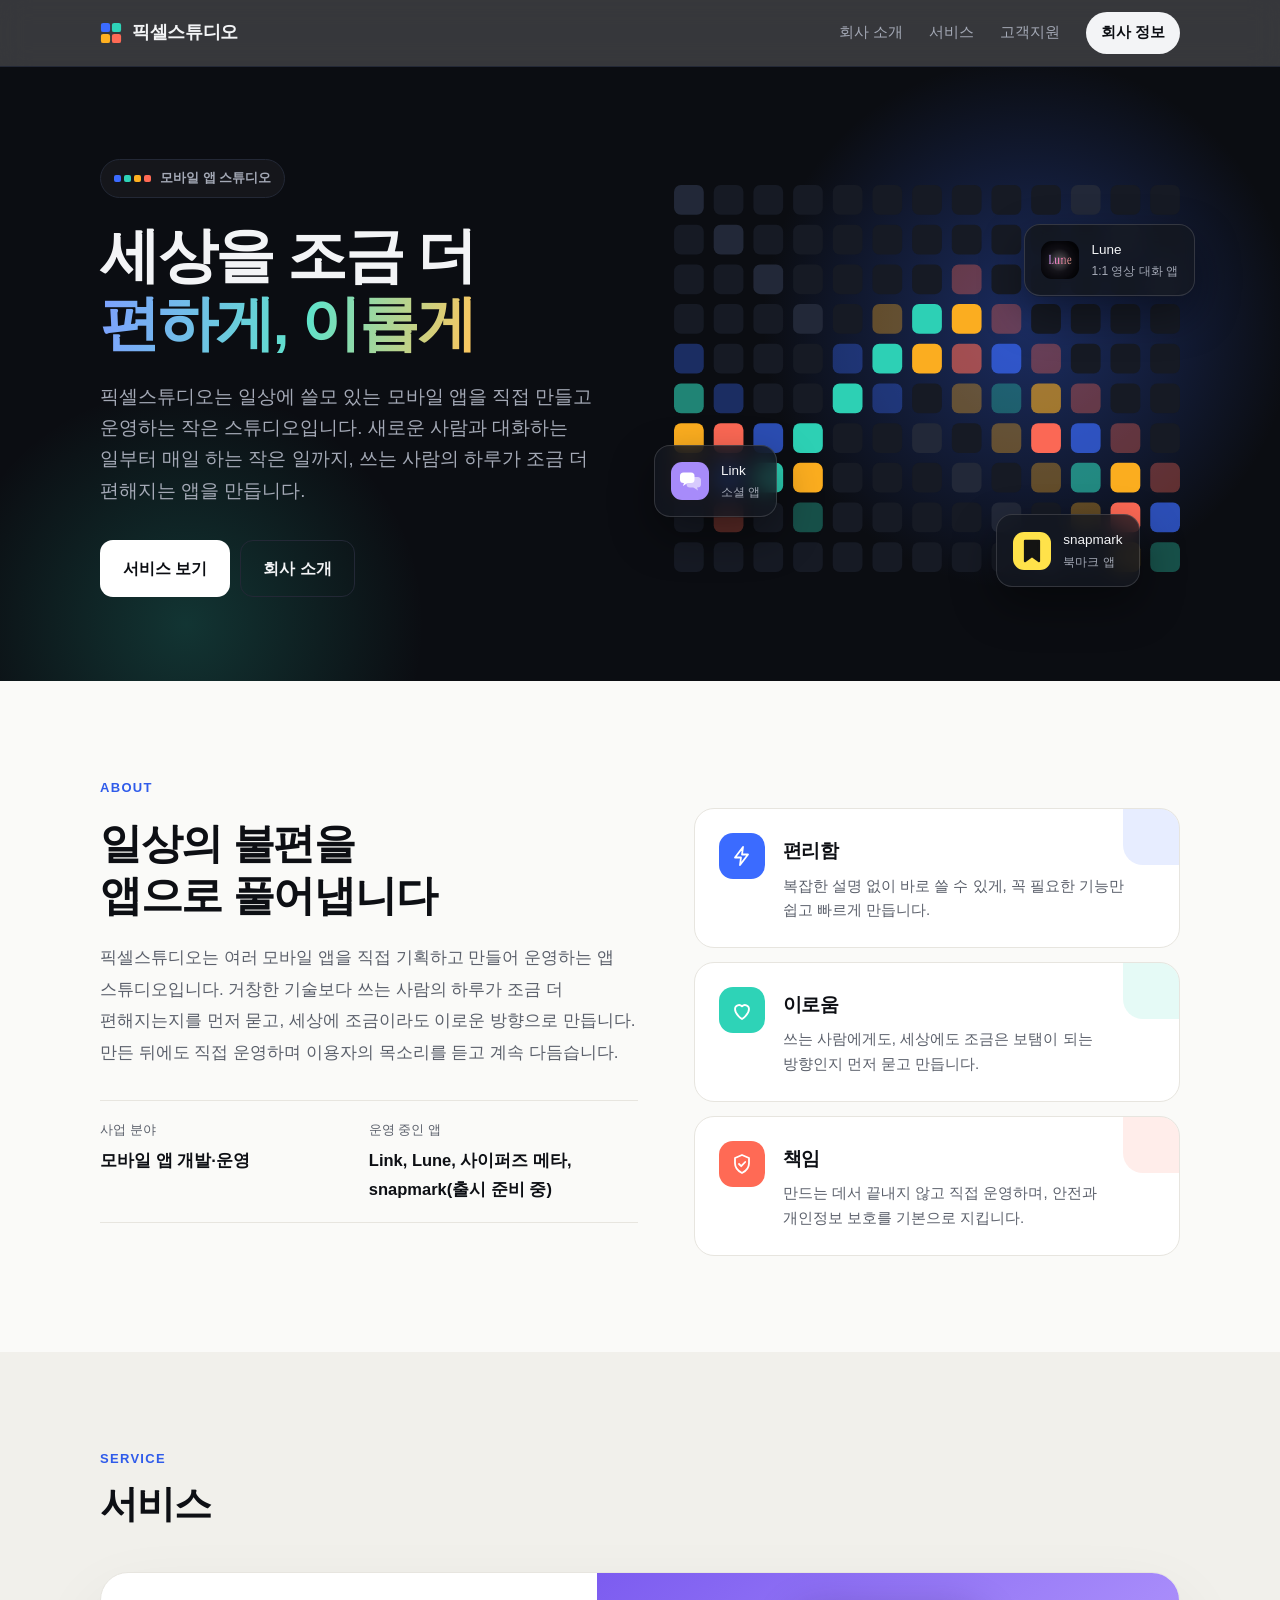
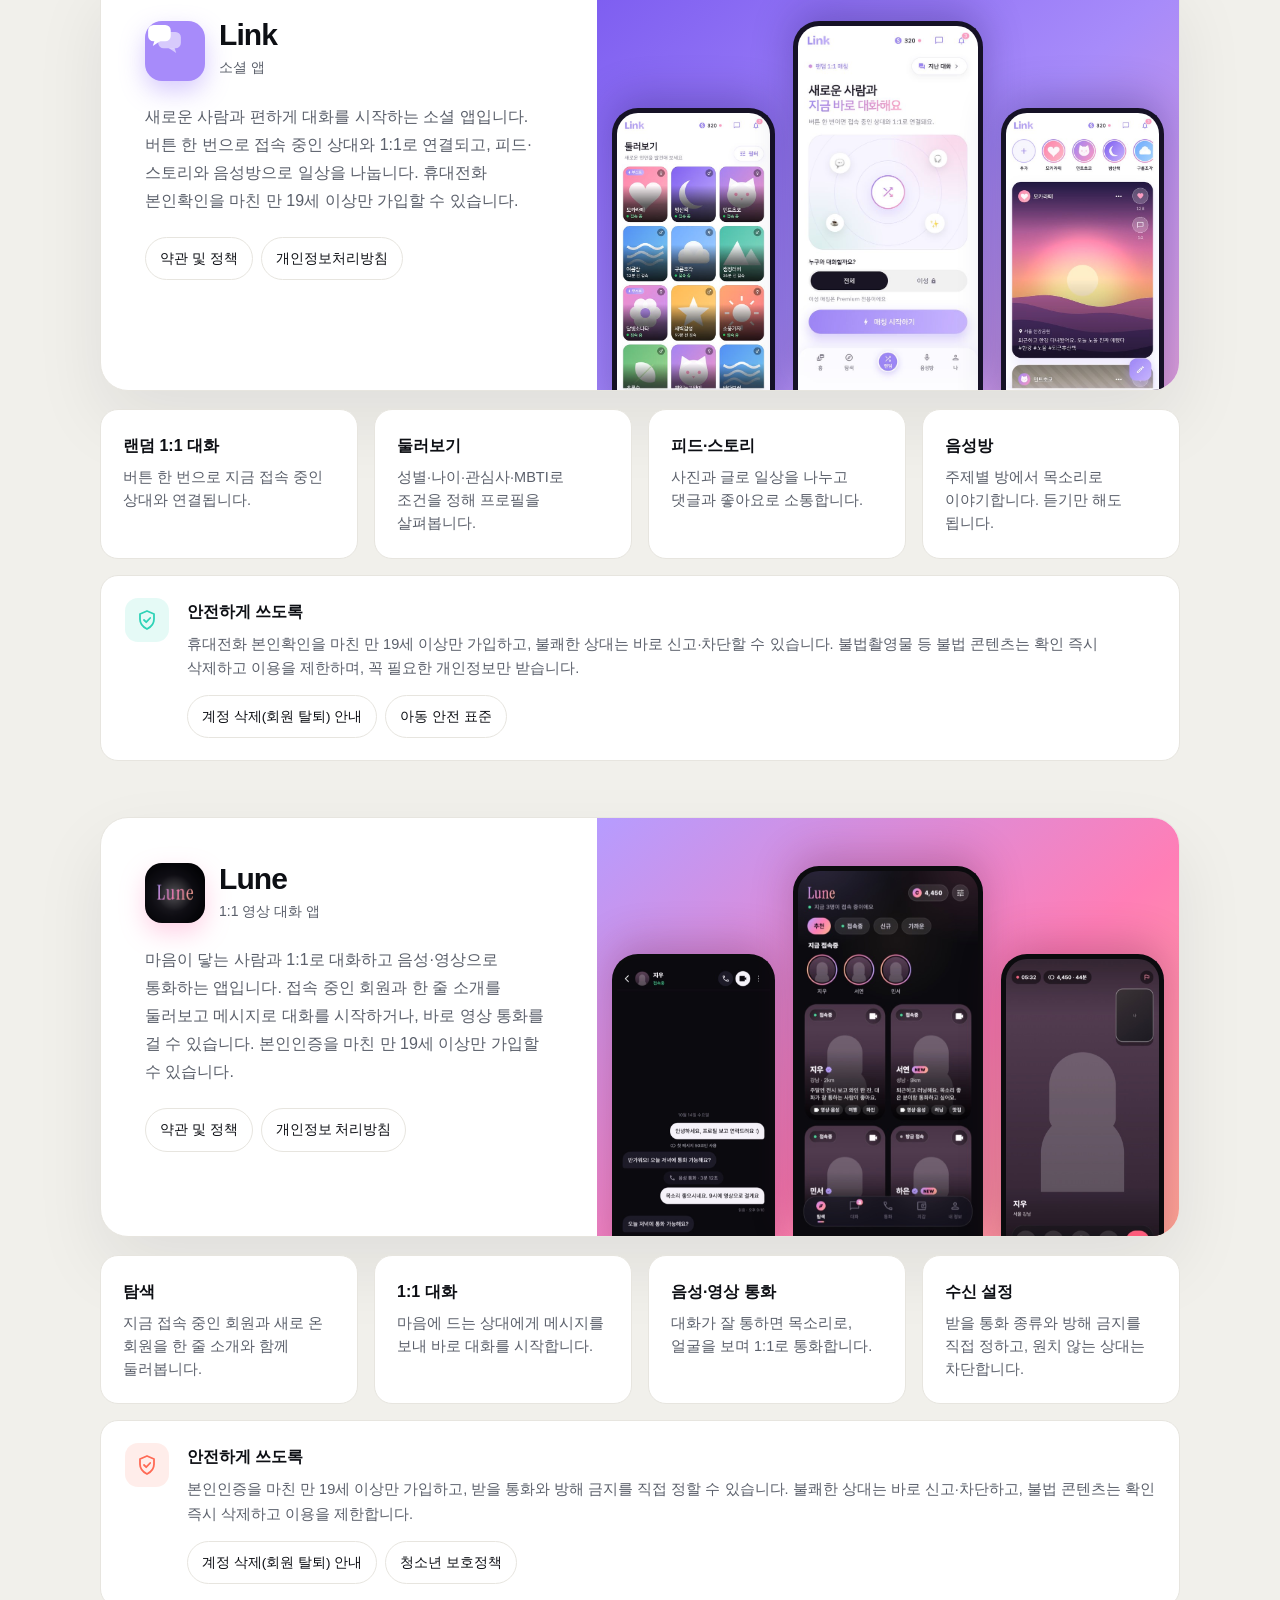
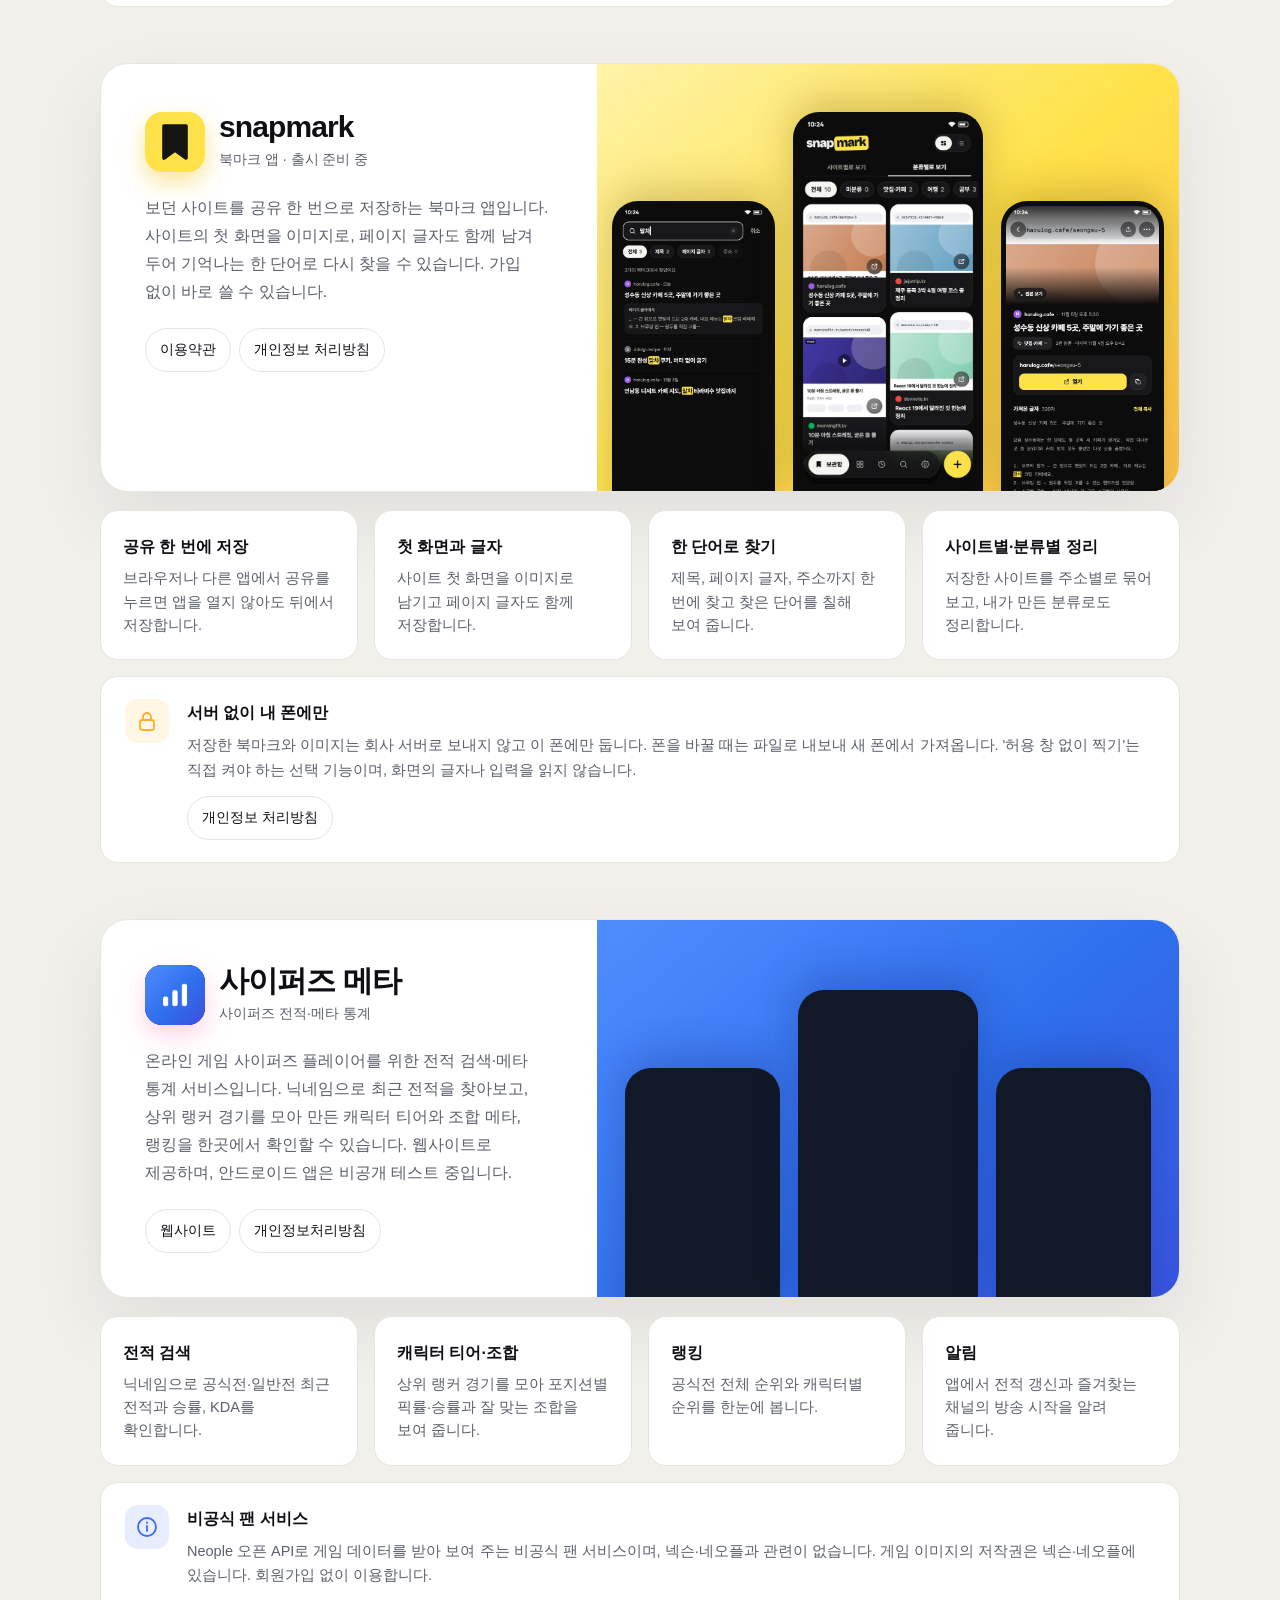
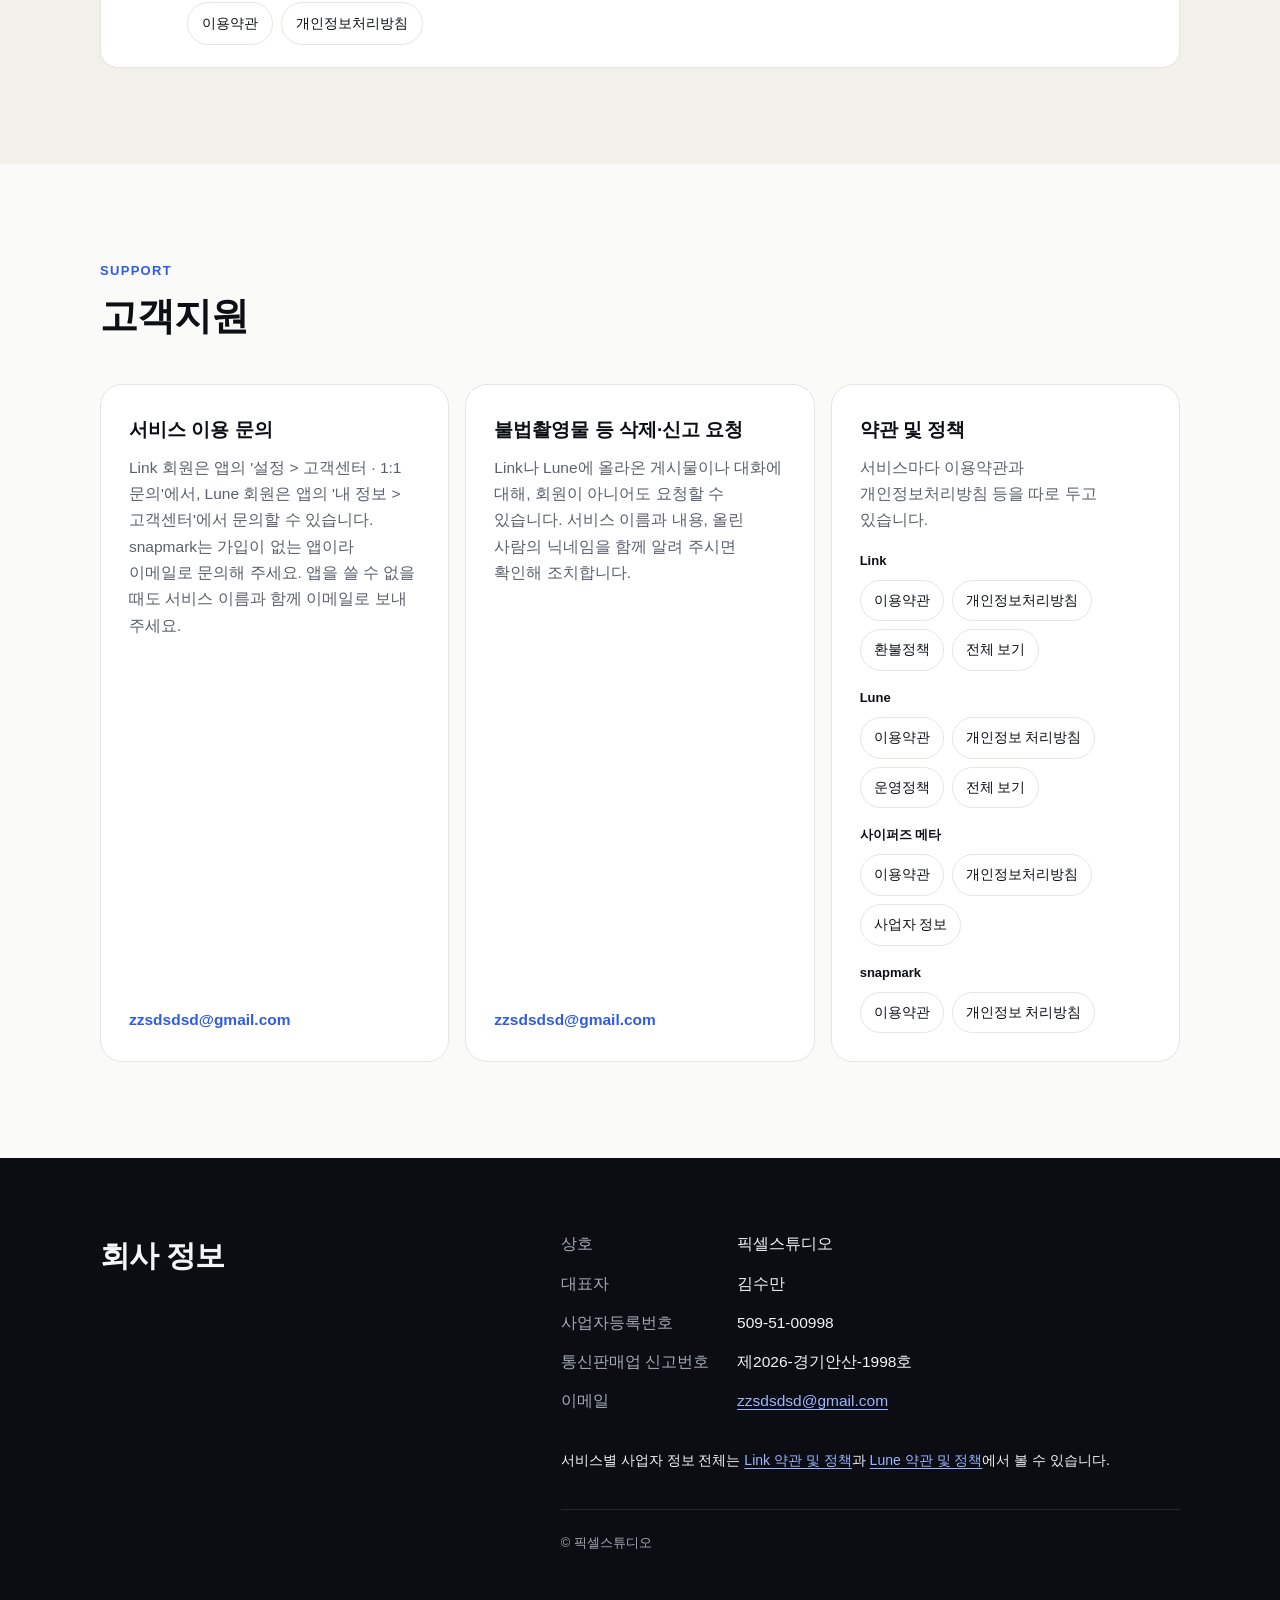
<file: index.html>
<!doctype html>
<html lang="ko">
  <head>
    <meta charset="utf-8" />
    <meta name="viewport" content="width=device-width, initial-scale=1" />
    <meta name="color-scheme" content="light dark" />
    <meta name="format-detection" content="telephone=no" />
    <meta
      http-equiv="Content-Security-Policy"
      content="default-src 'none'; style-src 'self'; img-src 'self'; base-uri 'none'; form-action 'none'"
    />
    <meta property="og:type" content="website" />
    <meta property="og:title" content="픽셀스튜디오 — 세상을 조금 더 편하게, 이롭게" />
    <meta property="og:description" content="픽셀스튜디오는 일상에 쓸모 있는 모바일 앱을 직접 만들고 운영하는 앱 스튜디오입니다." />
    <meta name="description" content="픽셀스튜디오는 일상에 쓸모 있는 모바일 앱을 직접 만들고 운영하는 앱 스튜디오입니다." />
    <title>픽셀스튜디오 — 세상을 조금 더 편하게, 이롭게</title>
    <link rel="icon" href="assets/favicon.svg" type="image/svg+xml" />
    <link rel="stylesheet" href="assets/styles.css" />
  </head>
  <body>
    <header class="top">
      <div class="wrap">
        <a class="company" href="./"
          ><svg class="cmark" viewBox="0 0 24 24" aria-hidden="true" xmlns="http://www.w3.org/2000/svg">
            <rect x="1" y="1" width="10" height="10" rx="2.4" fill="#3B6BFF" />
            <rect x="13" y="1" width="10" height="10" rx="2.4" fill="#2ED3B7" />
            <rect x="1" y="13" width="10" height="10" rx="2.4" fill="#FFB020" />
            <rect x="13" y="13" width="10" height="10" rx="2.4" fill="#FF6A55" /></svg
          ><span>픽셀스튜디오</span></a
        >
        <nav aria-label="바로가기">
          <a class="hide-s" href="#about">회사 소개</a>
          <a href="#service">서비스</a>
          <a class="hide-s" href="#support">고객지원</a>
          <a class="pill" href="#company">회사 정보</a>
        </nav>
      </div>
    </header>

    <div class="hero">
      <div class="wrap">
        <div>
          <p class="eyebrow">
            <i><b class="c-blue"></b><b class="c-mint"></b><b class="c-amber"></b><b class="c-coral"></b></i>모바일
            앱 스튜디오
          </p>
          <h1>세상을 조금 더<br /><em>편하게, 이롭게</em></h1>
          <p class="lede">
            픽셀스튜디오는 일상에 쓸모 있는 모바일 앱을 직접 만들고 운영하는 작은 스튜디오입니다. 새로운 사람과
            대화하는 일부터 매일 하는 작은 일까지, 쓰는 사람의 하루가 조금 더 편해지는 앱을 만듭니다.
          </p>
          <div class="cta">
            <a class="btn" href="#service">서비스 보기</a><a class="btn ghost" href="#about">회사 소개</a>
          </div>
        </div>
        <div class="art">
          <img class="field" src="assets/pixel-field.svg" width="510" height="390" alt="" />
          <div class="float a">
            <span class="mini"
              ><svg class="lmark" viewBox="0 0 100 92" role="img" aria-label="Link" xmlns="http://www.w3.org/2000/svg">
                <g fill="rgba(255,255,255,.55)">
                  <rect x="34" y="28" width="58" height="42" rx="14" />
                  <path d="M76 69 L80 81.76 L60.6 69 Z" />
                </g>
                <g fill="#fff">
                  <rect x="8" y="10" width="58" height="42" rx="14" />
                  <path d="M24 51 L20 63.76 L39.4 51 Z" />
                </g></svg
            ></span>
            <div>Link<small>소셜 앱</small></div>
          </div>
          <div class="float b">
            <img class="mini-img" src="assets/lune-icon.png" width="38" height="38" alt="Lune" />
            <div>Lune<small>1:1 영상 대화 앱</small></div>
          </div>
          <div class="float c">
            <span class="mini snap"
              ><svg class="smark" viewBox="18 18 72 72" role="img" aria-label="snapmark" xmlns="http://www.w3.org/2000/svg">
                <path
                  d="M40.8 34.8h26.4v38.4l-13.2-9.6-13.2 9.6z"
                  fill="#141413"
                  stroke="#141413"
                  stroke-width="4.32"
                  stroke-linejoin="round"
                /></svg
            ></span>
            <div>snapmark<small>북마크 앱</small></div>
          </div>
        </div>
      </div>
    </div>

    <main>
      <section class="block" id="about">
        <div class="wrap">
          <p class="kicker">ABOUT</p>
          <div class="about">
            <div>
              <h2 class="title">일상의 불편을<br />앱으로 풀어냅니다</h2>
              <p class="body">
                픽셀스튜디오는 여러 모바일 앱을 직접 기획하고 만들어 운영하는 앱 스튜디오입니다. 거창한 기술보다
                쓰는 사람의 하루가 조금 더 편해지는지를 먼저 묻고, 세상에 조금이라도 이로운 방향으로 만듭니다. 만든
                뒤에도 직접 운영하며 이용자의 목소리를 듣고 계속 다듬습니다.
              </p>
              <dl class="facts">
                <div>
                  <dt>사업 분야</dt>
                  <dd>모바일 앱 개발·운영</dd>
                </div>
                <div>
                  <dt>운영 중인 앱</dt>
                  <dd>Link, Lune, 사이퍼즈 메타, snapmark(출시 준비 중)</dd>
                </div>
              </dl>
            </div>
            <div class="values">
              <div class="value c-blue">
                <svg
                  class="ico"
                  viewBox="0 0 24 24"
                  fill="none"
                  stroke="currentColor"
                  stroke-width="1.8"
                  stroke-linecap="round"
                  stroke-linejoin="round"
                  aria-hidden="true"
                  xmlns="http://www.w3.org/2000/svg"
                >
                  <path d="M13 3 5 13.5h6L10 21l8-10.5h-6L13 3z" />
                </svg>
                <div>
                  <h3>편리함</h3>
                  <p>복잡한 설명 없이 바로 쓸 수 있게, 꼭 필요한 기능만 쉽고 빠르게 만듭니다.</p>
                </div>
              </div>
              <div class="value c-mint">
                <svg
                  class="ico"
                  viewBox="0 0 24 24"
                  fill="none"
                  stroke="currentColor"
                  stroke-width="1.8"
                  stroke-linecap="round"
                  stroke-linejoin="round"
                  aria-hidden="true"
                  xmlns="http://www.w3.org/2000/svg"
                >
                  <path d="M12 21s-7-4.4-7-10a4 4 0 0 1 7-2.6A4 4 0 0 1 19 11c0 5.6-7 10-7 10z" />
                </svg>
                <div>
                  <h3>이로움</h3>
                  <p>쓰는 사람에게도, 세상에도 조금은 보탬이 되는 방향인지 먼저 묻고 만듭니다.</p>
                </div>
              </div>
              <div class="value c-coral">
                <svg
                  class="ico"
                  viewBox="0 0 24 24"
                  fill="none"
                  stroke="currentColor"
                  stroke-width="1.8"
                  stroke-linecap="round"
                  stroke-linejoin="round"
                  aria-hidden="true"
                  xmlns="http://www.w3.org/2000/svg"
                >
                  <path d="M12 3 5 6v5.2c0 4.3 2.9 7.7 7 9.8 4.1-2.1 7-5.5 7-9.8V6l-7-3z" />
                  <path d="m9 12 2.2 2.2L15.2 10" />
                </svg>
                <div>
                  <h3>책임</h3>
                  <p>만드는 데서 끝내지 않고 직접 운영하며, 안전과 개인정보 보호를 기본으로 지킵니다.</p>
                </div>
              </div>
            </div>
          </div>
        </div>
      </section>

      <section class="block band" id="service">
        <div class="wrap">
          <p class="kicker">SERVICE</p>
          <h2 class="title">서비스</h2>
          <div class="product">
            <div class="product-info">
              <div class="product-name">
                <span class="product-icon"
                  ><svg
                    class="lmark"
                    viewBox="0 0 100 92"
                    role="img"
                    aria-label="Link"
                    xmlns="http://www.w3.org/2000/svg"
                  >
                    <g fill="rgba(255,255,255,.55)">
                      <rect x="34" y="28" width="58" height="42" rx="14" />
                      <path d="M76 69 L80 81.76 L60.6 69 Z" />
                    </g>
                    <g fill="#fff">
                      <rect x="8" y="10" width="58" height="42" rx="14" />
                      <path d="M24 51 L20 63.76 L39.4 51 Z" />
                    </g></svg
                ></span>
                <div>
                  <h3>Link</h3>
                  <span>소셜 앱</span>
                </div>
              </div>
              <p>
                새로운 사람과 편하게 대화를 시작하는 소셜 앱입니다. 버튼 한 번으로 접속 중인 상대와 1:1로 연결되고,
                피드·스토리와 음성방으로 일상을 나눕니다. 휴대전화 본인확인을 마친 만 19세 이상만 가입할 수 있습니다.
              </p>
              <div class="links">
                <a href="https://api.link.pixelstudiohq.com/api/policies">약관 및 정책</a
                ><a href="https://api.link.pixelstudiohq.com/api/policies/privacy">개인정보처리방침</a>
              </div>
            </div>
            <div class="product-shots">
              <img
                class="shot side"
                src="assets/shot-discover.jpg"
                width="480"
                height="975"
                loading="lazy"
                alt="Link 앱의 둘러보기 화면"
              />
              <img
                class="shot mid"
                src="assets/shot-random.jpg"
                width="480"
                height="975"
                loading="lazy"
                alt="Link 앱의 랜덤 1:1 매칭 화면"
              />
              <img
                class="shot side"
                src="assets/shot-feed.jpg"
                width="480"
                height="975"
                loading="lazy"
                alt="Link 앱의 피드 화면"
              />
            </div>
          </div>
          <div class="feats">
            <div class="feat"><b>랜덤 1:1 대화</b><span>버튼 한 번으로 지금 접속 중인 상대와 연결됩니다.</span></div>
            <div class="feat"><b>둘러보기</b><span>성별·나이·관심사·MBTI로 조건을 정해 프로필을 살펴봅니다.</span></div>
            <div class="feat"><b>피드·스토리</b><span>사진과 글로 일상을 나누고 댓글과 좋아요로 소통합니다.</span></div>
            <div class="feat"><b>음성방</b><span>주제별 방에서 목소리로 이야기합니다. 듣기만 해도 됩니다.</span></div>
          </div>
          <!-- 사람이 만나는 앱이라 안전 기준을 서비스 바로 아래에 짧게 둔다 -->
          <aside class="safe-note c-mint">
            <svg
              class="ico"
              viewBox="0 0 24 24"
              fill="none"
              stroke="currentColor"
              stroke-width="1.8"
              stroke-linecap="round"
              stroke-linejoin="round"
              aria-hidden="true"
              xmlns="http://www.w3.org/2000/svg"
            >
              <path d="M12 3 5 6v5.2c0 4.3 2.9 7.7 7 9.8 4.1-2.1 7-5.5 7-9.8V6l-7-3z" />
              <path d="m9 12 2.2 2.2L15.2 10" />
            </svg>
            <div>
              <b>안전하게 쓰도록</b>
              <p>
                휴대전화 본인확인을 마친 만 19세 이상만 가입하고, 불쾌한 상대는 바로 신고·차단할 수 있습니다. 불법촬영물
                등 불법 콘텐츠는 확인 즉시 삭제하고 이용을 제한하며, 꼭 필요한 개인정보만 받습니다.
              </p>
              <div class="links">
                <a href="https://api.link.pixelstudiohq.com/api/policies/account-deletion">계정 삭제(회원 탈퇴) 안내</a
                ><a href="https://api.link.pixelstudiohq.com/api/policies/child-safety">아동 안전 표준</a>
              </div>
            </div>
          </aside>

          <div class="product lune">
            <div class="product-info">
              <div class="product-name">
                <img class="product-icon icon-img" src="assets/lune-icon.png" width="60" height="60" alt="Lune" />
                <div>
                  <h3>Lune</h3>
                  <span>1:1 영상 대화 앱</span>
                </div>
              </div>
              <p>
                마음이 닿는 사람과 1:1로 대화하고 음성·영상으로 통화하는 앱입니다. 접속 중인 회원과 한 줄 소개를
                둘러보고 메시지로 대화를 시작하거나, 바로 영상 통화를 걸 수 있습니다. 본인인증을 마친 만 19세 이상만
                가입할 수 있습니다.
              </p>
              <div class="links">
                <a href="https://api.lune.pixelstudiohq.com/legal">약관 및 정책</a
                ><a href="https://api.lune.pixelstudiohq.com/legal/privacy">개인정보 처리방침</a>
              </div>
            </div>
            <div class="product-shots">
              <img
                class="shot side"
                src="assets/lune-shot-chat.jpg"
                width="480"
                height="975"
                loading="lazy"
                alt="Lune 앱의 1:1 대화 화면"
              />
              <img
                class="shot mid"
                src="assets/lune-shot-explore.jpg"
                width="480"
                height="975"
                loading="lazy"
                alt="Lune 앱의 탐색 화면"
              />
              <img
                class="shot side"
                src="assets/lune-shot-call.jpg"
                width="480"
                height="975"
                loading="lazy"
                alt="Lune 앱의 영상 통화 화면"
              />
            </div>
          </div>
          <div class="feats">
            <div class="feat"><b>탐색</b><span>지금 접속 중인 회원과 새로 온 회원을 한 줄 소개와 함께 둘러봅니다.</span></div>
            <div class="feat"><b>1:1 대화</b><span>마음에 드는 상대에게 메시지를 보내 바로 대화를 시작합니다.</span></div>
            <div class="feat"><b>음성·영상 통화</b><span>대화가 잘 통하면 목소리로, 얼굴을 보며 1:1로 통화합니다.</span></div>
            <div class="feat"><b>수신 설정</b><span>받을 통화 종류와 방해 금지를 직접 정하고, 원치 않는 상대는 차단합니다.</span></div>
          </div>
          <aside class="safe-note c-coral">
            <svg
              class="ico"
              viewBox="0 0 24 24"
              fill="none"
              stroke="currentColor"
              stroke-width="1.8"
              stroke-linecap="round"
              stroke-linejoin="round"
              aria-hidden="true"
              xmlns="http://www.w3.org/2000/svg"
            >
              <path d="M12 3 5 6v5.2c0 4.3 2.9 7.7 7 9.8 4.1-2.1 7-5.5 7-9.8V6l-7-3z" />
              <path d="m9 12 2.2 2.2L15.2 10" />
            </svg>
            <div>
              <b>안전하게 쓰도록</b>
              <p>
                본인인증을 마친 만 19세 이상만 가입하고, 받을 통화와 방해 금지를 직접 정할 수 있습니다. 불쾌한 상대는
                바로 신고·차단하고, 불법 콘텐츠는 확인 즉시 삭제하고 이용을 제한합니다.
              </p>
              <div class="links">
                <a href="https://api.lune.pixelstudiohq.com/legal/account-deletion">계정 삭제(회원 탈퇴) 안내</a
                ><a href="https://api.lune.pixelstudiohq.com/legal/youth-protection">청소년 보호정책</a>
              </div>
            </div>
          </aside>

          <!-- snapmark: 서버가 없는 앱이라 정책은 이 사이트의 snapmark/ 폴더에 있다.
               Google Play 정식(프로덕션) 출시 전까지 이름 옆과 회사 소개에 '출시 준비 중'을 붙인다 -->
          <div class="product snapmark">
            <div class="product-info">
              <div class="product-name">
                <span class="product-icon snap"
                  ><svg
                    class="smark"
                    viewBox="18 18 72 72"
                    role="img"
                    aria-label="snapmark"
                    xmlns="http://www.w3.org/2000/svg"
                  >
                    <path
                      d="M40.8 34.8h26.4v38.4l-13.2-9.6-13.2 9.6z"
                      fill="#141413"
                      stroke="#141413"
                      stroke-width="4.32"
                      stroke-linejoin="round"
                    /></svg
                ></span>
                <div>
                  <h3>snapmark</h3>
                  <span>북마크 앱 · 출시 준비 중</span>
                </div>
              </div>
              <p>
                보던 사이트를 공유 한 번으로 저장하는 북마크 앱입니다. 사이트의 첫 화면을 이미지로, 페이지 글자도 함께
                남겨 두어 기억나는 한 단어로 다시 찾을 수 있습니다. 가입 없이 바로 쓸 수 있습니다.
              </p>
              <div class="links">
                <a href="snapmark/terms.html">이용약관</a><a href="snapmark/privacy.html">개인정보 처리방침</a>
              </div>
            </div>
            <div class="product-shots">
              <img
                class="shot side"
                src="assets/snapmark-shot-search.jpg"
                width="480"
                height="1001"
                loading="lazy"
                alt="snapmark 앱의 검색 화면"
              />
              <img
                class="shot mid"
                src="assets/snapmark-shot-library.jpg"
                width="480"
                height="1001"
                loading="lazy"
                alt="snapmark 앱의 보관함 화면"
              />
              <img
                class="shot side"
                src="assets/snapmark-shot-detail.jpg"
                width="480"
                height="1001"
                loading="lazy"
                alt="snapmark 앱의 북마크 상세 화면"
              />
            </div>
          </div>
          <div class="feats">
            <div class="feat"><b>공유 한 번에 저장</b><span>브라우저나 다른 앱에서 공유를 누르면 앱을 열지 않아도 뒤에서 저장합니다.</span></div>
            <div class="feat"><b>첫 화면과 글자</b><span>사이트 첫 화면을 이미지로 남기고 페이지 글자도 함께 저장합니다.</span></div>
            <div class="feat"><b>한 단어로 찾기</b><span>제목, 페이지 글자, 주소까지 한 번에 찾고 찾은 단어를 칠해 보여 줍니다.</span></div>
            <div class="feat"><b>사이트별·분류별 정리</b><span>저장한 사이트를 주소별로 묶어 보고, 내가 만든 분류로도 정리합니다.</span></div>
          </div>
          <!-- 사람이 만나는 앱이 아니라서, 안전 안내 대신 개인정보를 어디에 두는지 알린다 -->
          <aside class="safe-note c-amber">
            <svg
              class="ico"
              viewBox="0 0 24 24"
              fill="none"
              stroke="currentColor"
              stroke-width="1.8"
              stroke-linecap="round"
              stroke-linejoin="round"
              aria-hidden="true"
              xmlns="http://www.w3.org/2000/svg"
            >
              <rect x="5" y="11" width="14" height="10" rx="2.4" />
              <path d="M8 11V8a4 4 0 0 1 8 0v3" />
            </svg>
            <div>
              <b>서버 없이 내 폰에만</b>
              <p>
                저장한 북마크와 이미지는 회사 서버로 보내지 않고 이 폰에만 둡니다. 폰을 바꿀 때는 파일로 내보내 새 폰에서
                가져옵니다. '허용 창 없이 찍기'는 직접 켜야 하는 선택 기능이며, 화면의 글자나 입력을 읽지 않습니다.
              </p>
              <div class="links">
                <a href="snapmark/privacy.html">개인정보 처리방침</a>
              </div>
            </div>
          </aside>

          <div class="product cyphers">
            <div class="product-info">
              <div class="product-name">
                <img class="product-icon icon-img" src="assets/cyphersmeta-icon.png" width="60" height="60" alt="사이퍼즈 메타" />
                <div>
                  <h3>사이퍼즈 메타</h3>
                  <span>사이퍼즈 전적·메타 통계</span>
                </div>
              </div>
              <p>
                온라인 게임 사이퍼즈 플레이어를 위한 전적 검색·메타 통계 서비스입니다. 닉네임으로 최근 전적을
                찾아보고, 상위 랭커 경기를 모아 만든 캐릭터 티어와 조합 메타, 랭킹을 한곳에서 확인할 수 있습니다.
                웹사이트로 제공하며, 안드로이드 앱은 비공개 테스트 중입니다.
              </p>
              <div class="links">
                <a href="https://www.cyphers-meta.co.kr">웹사이트</a
                ><a href="https://www.cyphers-meta.co.kr/privacy">개인정보처리방침</a>
              </div>
            </div>
            <div class="product-shots">
              <img
                class="shot side"
                src="assets/cyphersmeta-shot-home.jpg"
                width="480"
                height="853"
                loading="lazy"
                alt="사이퍼즈 메타 앱의 홈 화면"
              />
              <img
                class="shot mid"
                src="assets/cyphersmeta-shot-meta.jpg"
                width="480"
                height="853"
                loading="lazy"
                alt="사이퍼즈 메타 앱의 캐릭터 티어 화면"
              />
              <img
                class="shot side"
                src="assets/cyphersmeta-shot-characters.jpg"
                width="480"
                height="853"
                loading="lazy"
                alt="사이퍼즈 메타 앱의 캐릭터 목록 화면"
              />
            </div>
          </div>
          <div class="feats">
            <div class="feat"><b>전적 검색</b><span>닉네임으로 공식전·일반전 최근 전적과 승률, KDA를 확인합니다.</span></div>
            <div class="feat"><b>캐릭터 티어·조합</b><span>상위 랭커 경기를 모아 포지션별 픽률·승률과 잘 맞는 조합을 보여 줍니다.</span></div>
            <div class="feat"><b>랭킹</b><span>공식전 전체 순위와 캐릭터별 순위를 한눈에 봅니다.</span></div>
            <div class="feat"><b>알림</b><span>앱에서 전적 갱신과 즐겨찾는 채널의 방송 시작을 알려 줍니다.</span></div>
          </div>
          <aside class="safe-note c-blue">
            <svg
              class="ico"
              viewBox="0 0 24 24"
              fill="none"
              stroke="currentColor"
              stroke-width="1.8"
              stroke-linecap="round"
              stroke-linejoin="round"
              aria-hidden="true"
              xmlns="http://www.w3.org/2000/svg"
            >
              <circle cx="12" cy="12" r="9" />
              <path d="M12 11v5M12 7.5v.5" />
            </svg>
            <div>
              <b>비공식 팬 서비스</b>
              <p>
                Neople 오픈 API로 게임 데이터를 받아 보여 주는 비공식 팬 서비스이며, 넥슨·네오플과 관련이 없습니다.
                게임 이미지의 저작권은 넥슨·네오플에 있습니다. 회원가입 없이 이용합니다.
              </p>
              <div class="links">
                <a href="https://www.cyphers-meta.co.kr/terms">이용약관</a
                ><a href="https://www.cyphers-meta.co.kr/privacy">개인정보처리방침</a>
              </div>
            </div>
          </aside>
        </div>
      </section>

      <section class="block" id="support">
        <div class="wrap">
          <p class="kicker">SUPPORT</p>
          <h2 class="title">고객지원</h2>
          <div class="support">
            <div class="panel">
              <h3>서비스 이용 문의</h3>
              <p>
                Link 회원은 앱의 '설정 &gt; 고객센터 · 1:1 문의'에서, Lune 회원은 앱의 '내 정보 &gt; 고객센터'에서
                문의할 수 있습니다. snapmark는 가입이 없는 앱이라 이메일로 문의해 주세요. 앱을 쓸 수 없을 때도 서비스
                이름과 함께 이메일로 보내 주세요.
              </p>
              <p class="act">
                <a href="mailto:zzsdsdsd@gmail.com?subject=%EC%84%9C%EB%B9%84%EC%8A%A4%20%EB%AC%B8%EC%9D%98">zzsdsdsd@gmail.com</a>
              </p>
            </div>
            <div class="panel" id="report">
              <h3>불법촬영물 등 삭제·신고 요청</h3>
              <p>
                Link나 Lune에 올라온 게시물이나 대화에 대해, 회원이 아니어도 요청할 수 있습니다. 서비스 이름과 내용,
                올린 사람의 닉네임을 함께 알려 주시면 확인해 조치합니다.
              </p>
              <p class="act">
                <a
                  href="mailto:zzsdsdsd@gmail.com?subject=%EC%82%AD%EC%A0%9C%C2%B7%EC%8B%A0%EA%B3%A0%20%EC%9A%94%EC%B2%AD"
                  >zzsdsdsd@gmail.com</a
                >
              </p>
            </div>
            <div class="panel">
              <h3>약관 및 정책</h3>
              <p>서비스마다 이용약관과 개인정보처리방침 등을 따로 두고 있습니다.</p>
              <p class="doc-label">Link</p>
              <div class="doclist">
                <a href="https://api.link.pixelstudiohq.com/api/policies/terms">이용약관</a
                ><a href="https://api.link.pixelstudiohq.com/api/policies/privacy">개인정보처리방침</a
                ><a href="https://api.link.pixelstudiohq.com/api/policies/refund">환불정책</a
                ><a href="https://api.link.pixelstudiohq.com/api/policies">전체 보기</a>
              </div>
              <p class="doc-label">Lune</p>
              <div class="doclist">
                <a href="https://api.lune.pixelstudiohq.com/legal/terms">이용약관</a
                ><a href="https://api.lune.pixelstudiohq.com/legal/privacy">개인정보 처리방침</a
                ><a href="https://api.lune.pixelstudiohq.com/legal/community-guidelines">운영정책</a
                ><a href="https://api.lune.pixelstudiohq.com/legal">전체 보기</a>
              </div>
              <p class="doc-label">사이퍼즈 메타</p>
              <div class="doclist">
                <a href="https://www.cyphers-meta.co.kr/terms">이용약관</a
                ><a href="https://www.cyphers-meta.co.kr/privacy">개인정보처리방침</a
                ><a href="https://www.cyphers-meta.co.kr/business-info">사업자 정보</a>
              </div>
              <p class="doc-label">snapmark</p>
              <div class="doclist">
                <a href="snapmark/terms.html">이용약관</a
                ><a href="snapmark/privacy.html">개인정보 처리방침</a>
              </div>
            </div>
          </div>
        </div>
      </section>
    </main>
    <div id="company">
      <footer>
        <div class="wrap">
          <h2>회사 정보</h2>
          <dl class="biz">
            <dt>상호</dt>
            <dd>픽셀스튜디오</dd>
            <dt>대표자</dt>
            <dd>김수만</dd>
            <dt>사업자등록번호</dt>
            <dd>509-51-00998</dd>
            <dt>통신판매업 신고번호</dt>
            <dd>제2026-경기안산-1998호</dd>
            <dt>이메일</dt>
            <dd><a href="mailto:zzsdsdsd@gmail.com">zzsdsdsd@gmail.com</a></dd>
          </dl>
          <p class="verify">
            서비스별 사업자 정보 전체는 <a href="https://api.link.pixelstudiohq.com/api/policies">Link 약관 및 정책</a>과
            <a href="https://api.lune.pixelstudiohq.com/legal">Lune 약관 및 정책</a>에서 볼 수 있습니다.
          </p>
          <p class="copy">© 픽셀스튜디오</p>
        </div>
      </footer>
    </div>
  </body>
</html>
</file>
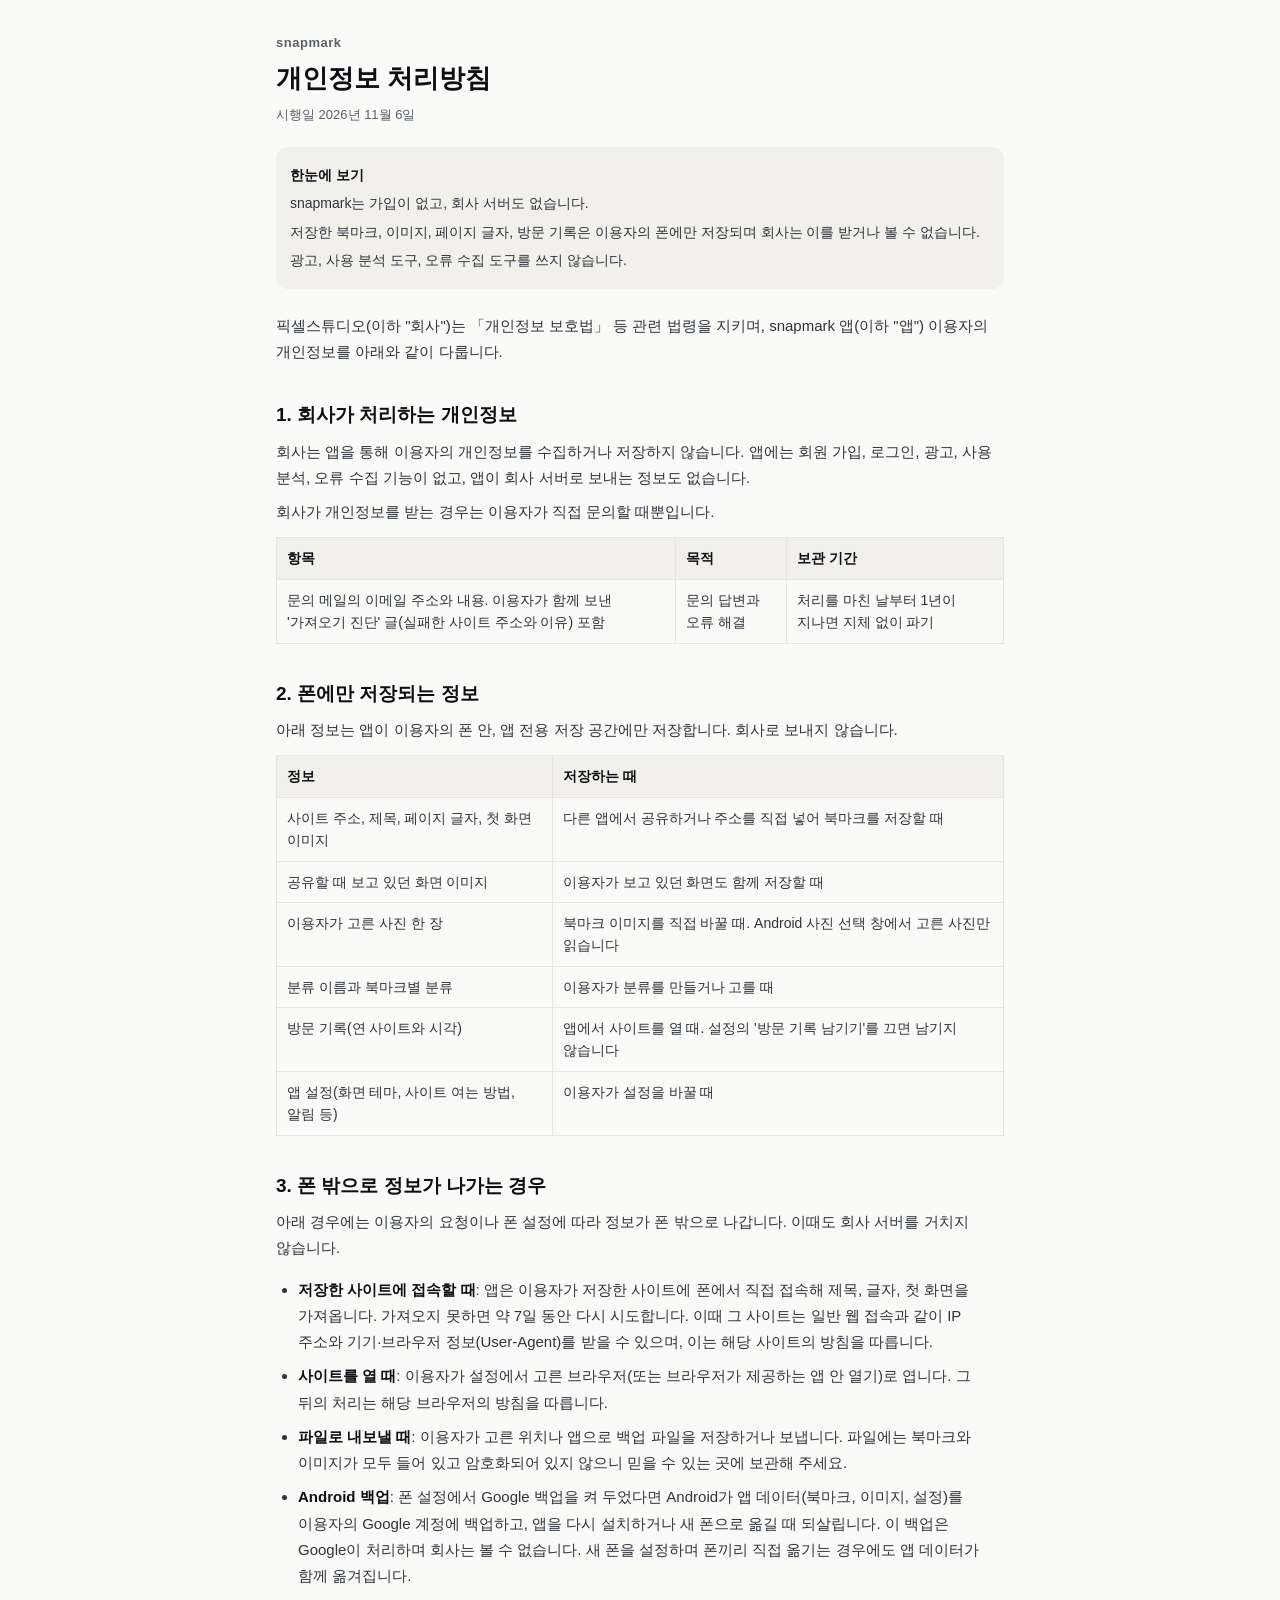
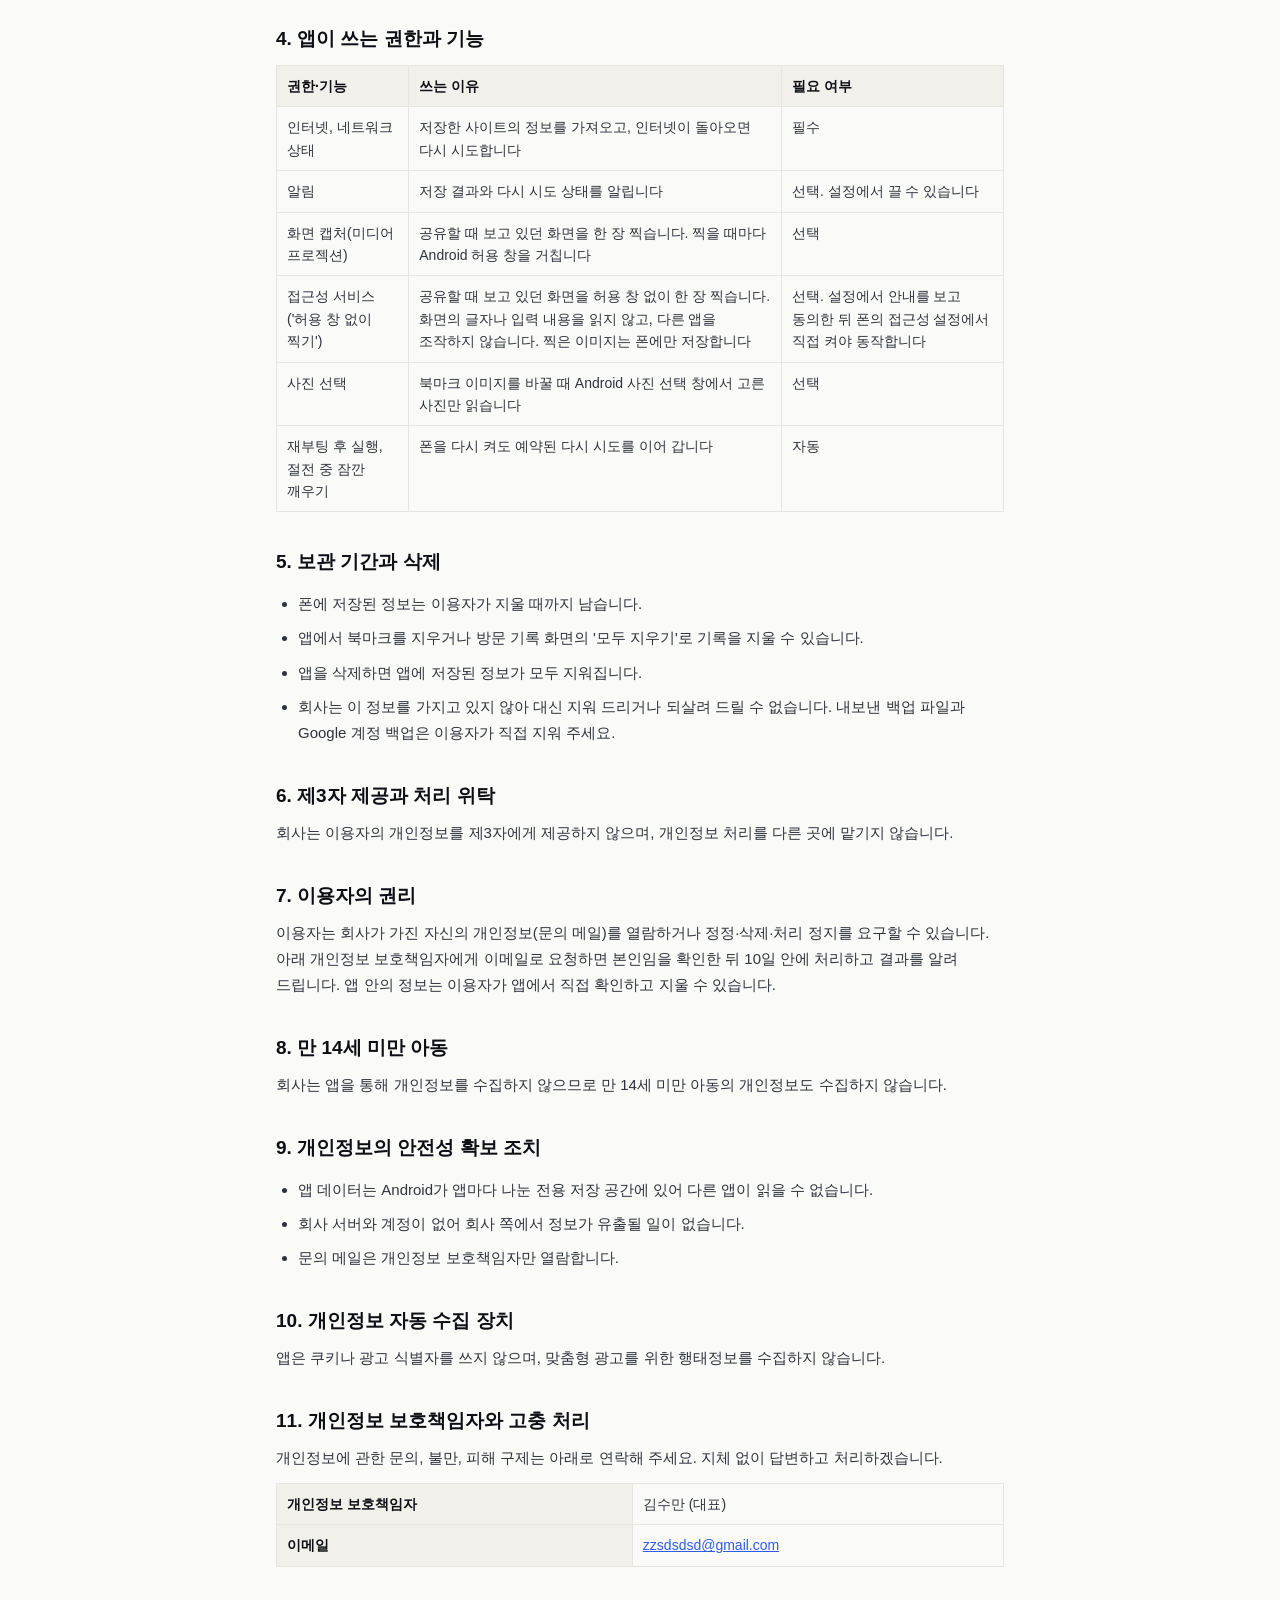
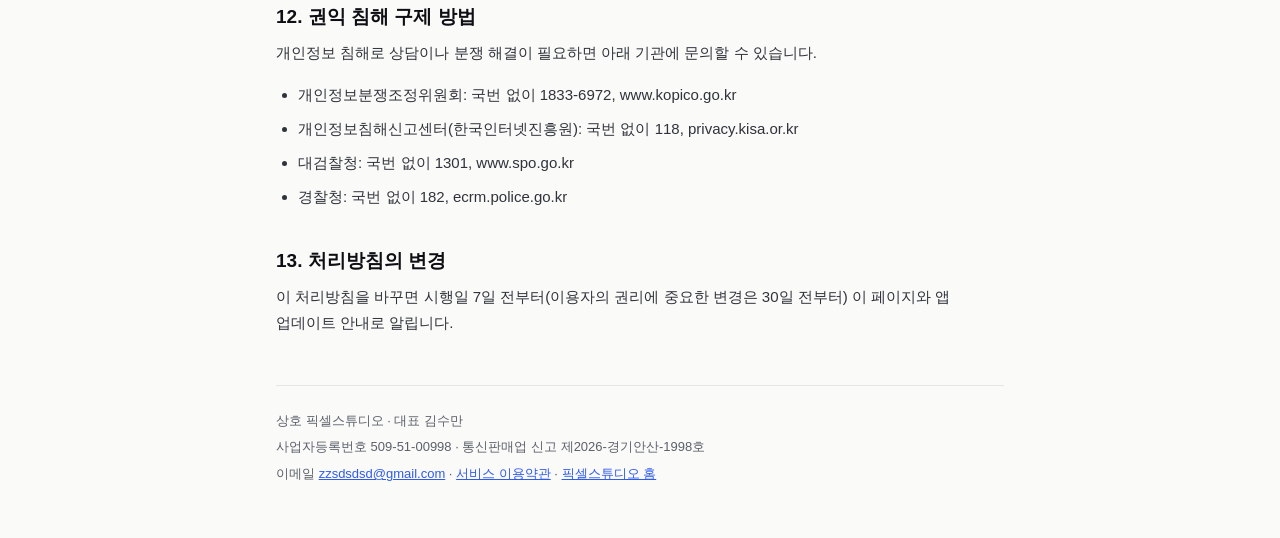
<file: snapmark/privacy.html>
<!doctype html>
<html lang="ko">
  <head>
    <meta charset="utf-8" />
    <meta name="viewport" content="width=device-width, initial-scale=1" />
    <meta name="color-scheme" content="light dark" />
    <meta name="format-detection" content="telephone=no" />
    <meta
      http-equiv="Content-Security-Policy"
      content="default-src 'none'; style-src 'self'; img-src 'self'; base-uri 'none'; form-action 'none'"
    />
    <meta name="description" content="snapmark 앱의 개인정보 처리방침입니다. snapmark는 가입과 서버 없이 이용자의 폰에만 북마크를 저장합니다." />
    <title>개인정보 처리방침 · snapmark</title>
    <link rel="icon" href="../assets/favicon.svg" type="image/svg+xml" />
    <link rel="stylesheet" href="../assets/legal.css" />
  </head>
  <body>
    <main>
      <p class="service">snapmark</p>
      <h1>개인정보 처리방침</h1>
      <p class="meta">시행일 2026년 11월 6일</p>

      <div class="notice">
        <p><strong>한눈에 보기</strong></p>
        <p>snapmark는 가입이 없고, 회사 서버도 없습니다.</p>
        <p>저장한 북마크, 이미지, 페이지 글자, 방문 기록은 이용자의 폰에만 저장되며 회사는 이를 받거나 볼 수 없습니다.</p>
        <p>광고, 사용 분석 도구, 오류 수집 도구를 쓰지 않습니다.</p>
      </div>

      <article>
        <p>
          픽셀스튜디오(이하 "회사")는 「개인정보 보호법」 등 관련 법령을 지키며, snapmark 앱(이하 "앱") 이용자의
          개인정보를 아래와 같이 다룹니다.
        </p>

        <h2>1. 회사가 처리하는 개인정보</h2>
        <p>
          회사는 앱을 통해 이용자의 개인정보를 수집하거나 저장하지 않습니다. 앱에는 회원 가입, 로그인, 광고, 사용 분석,
          오류 수집 기능이 없고, 앱이 회사 서버로 보내는 정보도 없습니다.
        </p>
        <p>회사가 개인정보를 받는 경우는 이용자가 직접 문의할 때뿐입니다.</p>
        <div class="table">
          <table>
            <thead>
              <tr>
                <th>항목</th>
                <th>목적</th>
                <th>보관 기간</th>
              </tr>
            </thead>
            <tbody>
              <tr>
                <td>문의 메일의 이메일 주소와 내용. 이용자가 함께 보낸 '가져오기 진단' 글(실패한 사이트 주소와 이유) 포함</td>
                <td>문의 답변과 오류 해결</td>
                <td>처리를 마친 날부터 1년이 지나면 지체 없이 파기</td>
              </tr>
            </tbody>
          </table>
        </div>

        <h2>2. 폰에만 저장되는 정보</h2>
        <p>아래 정보는 앱이 이용자의 폰 안, 앱 전용 저장 공간에만 저장합니다. 회사로 보내지 않습니다.</p>
        <div class="table">
          <table>
            <thead>
              <tr>
                <th>정보</th>
                <th>저장하는 때</th>
              </tr>
            </thead>
            <tbody>
              <tr>
                <td>사이트 주소, 제목, 페이지 글자, 첫 화면 이미지</td>
                <td>다른 앱에서 공유하거나 주소를 직접 넣어 북마크를 저장할 때</td>
              </tr>
              <tr>
                <td>공유할 때 보고 있던 화면 이미지</td>
                <td>이용자가 보고 있던 화면도 함께 저장할 때</td>
              </tr>
              <tr>
                <td>이용자가 고른 사진 한 장</td>
                <td>북마크 이미지를 직접 바꿀 때. Android 사진 선택 창에서 고른 사진만 읽습니다</td>
              </tr>
              <tr>
                <td>분류 이름과 북마크별 분류</td>
                <td>이용자가 분류를 만들거나 고를 때</td>
              </tr>
              <tr>
                <td>방문 기록(연 사이트와 시각)</td>
                <td>앱에서 사이트를 열 때. 설정의 '방문 기록 남기기'를 끄면 남기지 않습니다</td>
              </tr>
              <tr>
                <td>앱 설정(화면 테마, 사이트 여는 방법, 알림 등)</td>
                <td>이용자가 설정을 바꿀 때</td>
              </tr>
            </tbody>
          </table>
        </div>

        <h2>3. 폰 밖으로 정보가 나가는 경우</h2>
        <p>아래 경우에는 이용자의 요청이나 폰 설정에 따라 정보가 폰 밖으로 나갑니다. 이때도 회사 서버를 거치지 않습니다.</p>
        <ul>
          <li>
            <strong>저장한 사이트에 접속할 때</strong>: 앱은 이용자가 저장한 사이트에 폰에서 직접 접속해 제목, 글자, 첫
            화면을 가져옵니다. 가져오지 못하면 약 7일 동안 다시 시도합니다. 이때 그 사이트는 일반 웹 접속과 같이 IP
            주소와 기기·브라우저 정보(User-Agent)를 받을 수 있으며, 이는 해당 사이트의 방침을 따릅니다.
          </li>
          <li>
            <strong>사이트를 열 때</strong>: 이용자가 설정에서 고른 브라우저(또는 브라우저가 제공하는 앱 안 열기)로
            엽니다. 그 뒤의 처리는 해당 브라우저의 방침을 따릅니다.
          </li>
          <li>
            <strong>파일로 내보낼 때</strong>: 이용자가 고른 위치나 앱으로 백업 파일을 저장하거나 보냅니다. 파일에는
            북마크와 이미지가 모두 들어 있고 암호화되어 있지 않으니 믿을 수 있는 곳에 보관해 주세요.
          </li>
          <li>
            <strong>Android 백업</strong>: 폰 설정에서 Google 백업을 켜 두었다면 Android가 앱 데이터(북마크, 이미지, 설정)를
            이용자의 Google 계정에 백업하고, 앱을 다시 설치하거나 새 폰으로 옮길 때 되살립니다. 이 백업은 Google이 처리하며
            회사는 볼 수 없습니다. 새 폰을 설정하며 폰끼리 직접 옮기는 경우에도 앱 데이터가 함께 옮겨집니다.
          </li>
        </ul>

        <h2>4. 앱이 쓰는 권한과 기능</h2>
        <div class="table">
          <table>
            <thead>
              <tr>
                <th>권한·기능</th>
                <th>쓰는 이유</th>
                <th>필요 여부</th>
              </tr>
            </thead>
            <tbody>
              <tr>
                <td>인터넷, 네트워크 상태</td>
                <td>저장한 사이트의 정보를 가져오고, 인터넷이 돌아오면 다시 시도합니다</td>
                <td>필수</td>
              </tr>
              <tr>
                <td>알림</td>
                <td>저장 결과와 다시 시도 상태를 알립니다</td>
                <td>선택. 설정에서 끌 수 있습니다</td>
              </tr>
              <tr>
                <td>화면 캡처(미디어 프로젝션)</td>
                <td>공유할 때 보고 있던 화면을 한 장 찍습니다. 찍을 때마다 Android 허용 창을 거칩니다</td>
                <td>선택</td>
              </tr>
              <tr>
                <td>접근성 서비스('허용 창 없이 찍기')</td>
                <td>
                  공유할 때 보고 있던 화면을 허용 창 없이 한 장 찍습니다. 화면의 글자나 입력 내용을 읽지 않고, 다른 앱을
                  조작하지 않습니다. 찍은 이미지는 폰에만 저장합니다
                </td>
                <td>선택. 설정에서 안내를 보고 동의한 뒤 폰의 접근성 설정에서 직접 켜야 동작합니다</td>
              </tr>
              <tr>
                <td>사진 선택</td>
                <td>북마크 이미지를 바꿀 때 Android 사진 선택 창에서 고른 사진만 읽습니다</td>
                <td>선택</td>
              </tr>
              <tr>
                <td>재부팅 후 실행, 절전 중 잠깐 깨우기</td>
                <td>폰을 다시 켜도 예약된 다시 시도를 이어 갑니다</td>
                <td>자동</td>
              </tr>
            </tbody>
          </table>
        </div>

        <h2>5. 보관 기간과 삭제</h2>
        <ul>
          <li>폰에 저장된 정보는 이용자가 지울 때까지 남습니다.</li>
          <li>앱에서 북마크를 지우거나 방문 기록 화면의 '모두 지우기'로 기록을 지울 수 있습니다.</li>
          <li>앱을 삭제하면 앱에 저장된 정보가 모두 지워집니다.</li>
          <li>
            회사는 이 정보를 가지고 있지 않아 대신 지워 드리거나 되살려 드릴 수 없습니다. 내보낸 백업 파일과 Google 계정
            백업은 이용자가 직접 지워 주세요.
          </li>
        </ul>

        <h2>6. 제3자 제공과 처리 위탁</h2>
        <p>회사는 이용자의 개인정보를 제3자에게 제공하지 않으며, 개인정보 처리를 다른 곳에 맡기지 않습니다.</p>

        <h2>7. 이용자의 권리</h2>
        <p>
          이용자는 회사가 가진 자신의 개인정보(문의 메일)를 열람하거나 정정·삭제·처리 정지를 요구할 수 있습니다. 아래
          개인정보 보호책임자에게 이메일로 요청하면 본인임을 확인한 뒤 10일 안에 처리하고 결과를 알려 드립니다. 앱 안의
          정보는 이용자가 앱에서 직접 확인하고 지울 수 있습니다.
        </p>

        <h2>8. 만 14세 미만 아동</h2>
        <p>회사는 앱을 통해 개인정보를 수집하지 않으므로 만 14세 미만 아동의 개인정보도 수집하지 않습니다.</p>

        <h2>9. 개인정보의 안전성 확보 조치</h2>
        <ul>
          <li>앱 데이터는 Android가 앱마다 나눈 전용 저장 공간에 있어 다른 앱이 읽을 수 없습니다.</li>
          <li>회사 서버와 계정이 없어 회사 쪽에서 정보가 유출될 일이 없습니다.</li>
          <li>문의 메일은 개인정보 보호책임자만 열람합니다.</li>
        </ul>

        <h2>10. 개인정보 자동 수집 장치</h2>
        <p>앱은 쿠키나 광고 식별자를 쓰지 않으며, 맞춤형 광고를 위한 행태정보를 수집하지 않습니다.</p>

        <h2>11. 개인정보 보호책임자와 고충 처리</h2>
        <p>개인정보에 관한 문의, 불만, 피해 구제는 아래로 연락해 주세요. 지체 없이 답변하고 처리하겠습니다.</p>
        <div class="table">
          <table>
            <tbody>
              <tr>
                <th>개인정보 보호책임자</th>
                <td>김수만 (대표)</td>
              </tr>
              <tr>
                <th>이메일</th>
                <td><a href="mailto:zzsdsdsd@gmail.com?subject=snapmark%20%EA%B0%9C%EC%9D%B8%EC%A0%95%EB%B3%B4%20%EB%AC%B8%EC%9D%98">zzsdsdsd@gmail.com</a></td>
              </tr>
            </tbody>
          </table>
        </div>

        <h2>12. 권익 침해 구제 방법</h2>
        <p>개인정보 침해로 상담이나 분쟁 해결이 필요하면 아래 기관에 문의할 수 있습니다.</p>
        <ul>
          <li>개인정보분쟁조정위원회: 국번 없이 1833-6972, www.kopico.go.kr</li>
          <li>개인정보침해신고센터(한국인터넷진흥원): 국번 없이 118, privacy.kisa.or.kr</li>
          <li>대검찰청: 국번 없이 1301, www.spo.go.kr</li>
          <li>경찰청: 국번 없이 182, ecrm.police.go.kr</li>
        </ul>

        <h2>13. 처리방침의 변경</h2>
        <p>
          이 처리방침을 바꾸면 시행일 7일 전부터(이용자의 권리에 중요한 변경은 30일 전부터) 이 페이지와 앱 업데이트
          안내로 알립니다.
        </p>
      </article>

      <footer>
        <p>상호 픽셀스튜디오 · 대표 김수만</p>
        <p>사업자등록번호 509-51-00998 · 통신판매업 신고 제2026-경기안산-1998호</p>
        <p>
          이메일 <a href="mailto:zzsdsdsd@gmail.com">zzsdsdsd@gmail.com</a> · <a href="terms.html">서비스 이용약관</a> ·
          <a href="../">픽셀스튜디오 홈</a>
        </p>
      </footer>
    </main>
  </body>
</html>
</file>
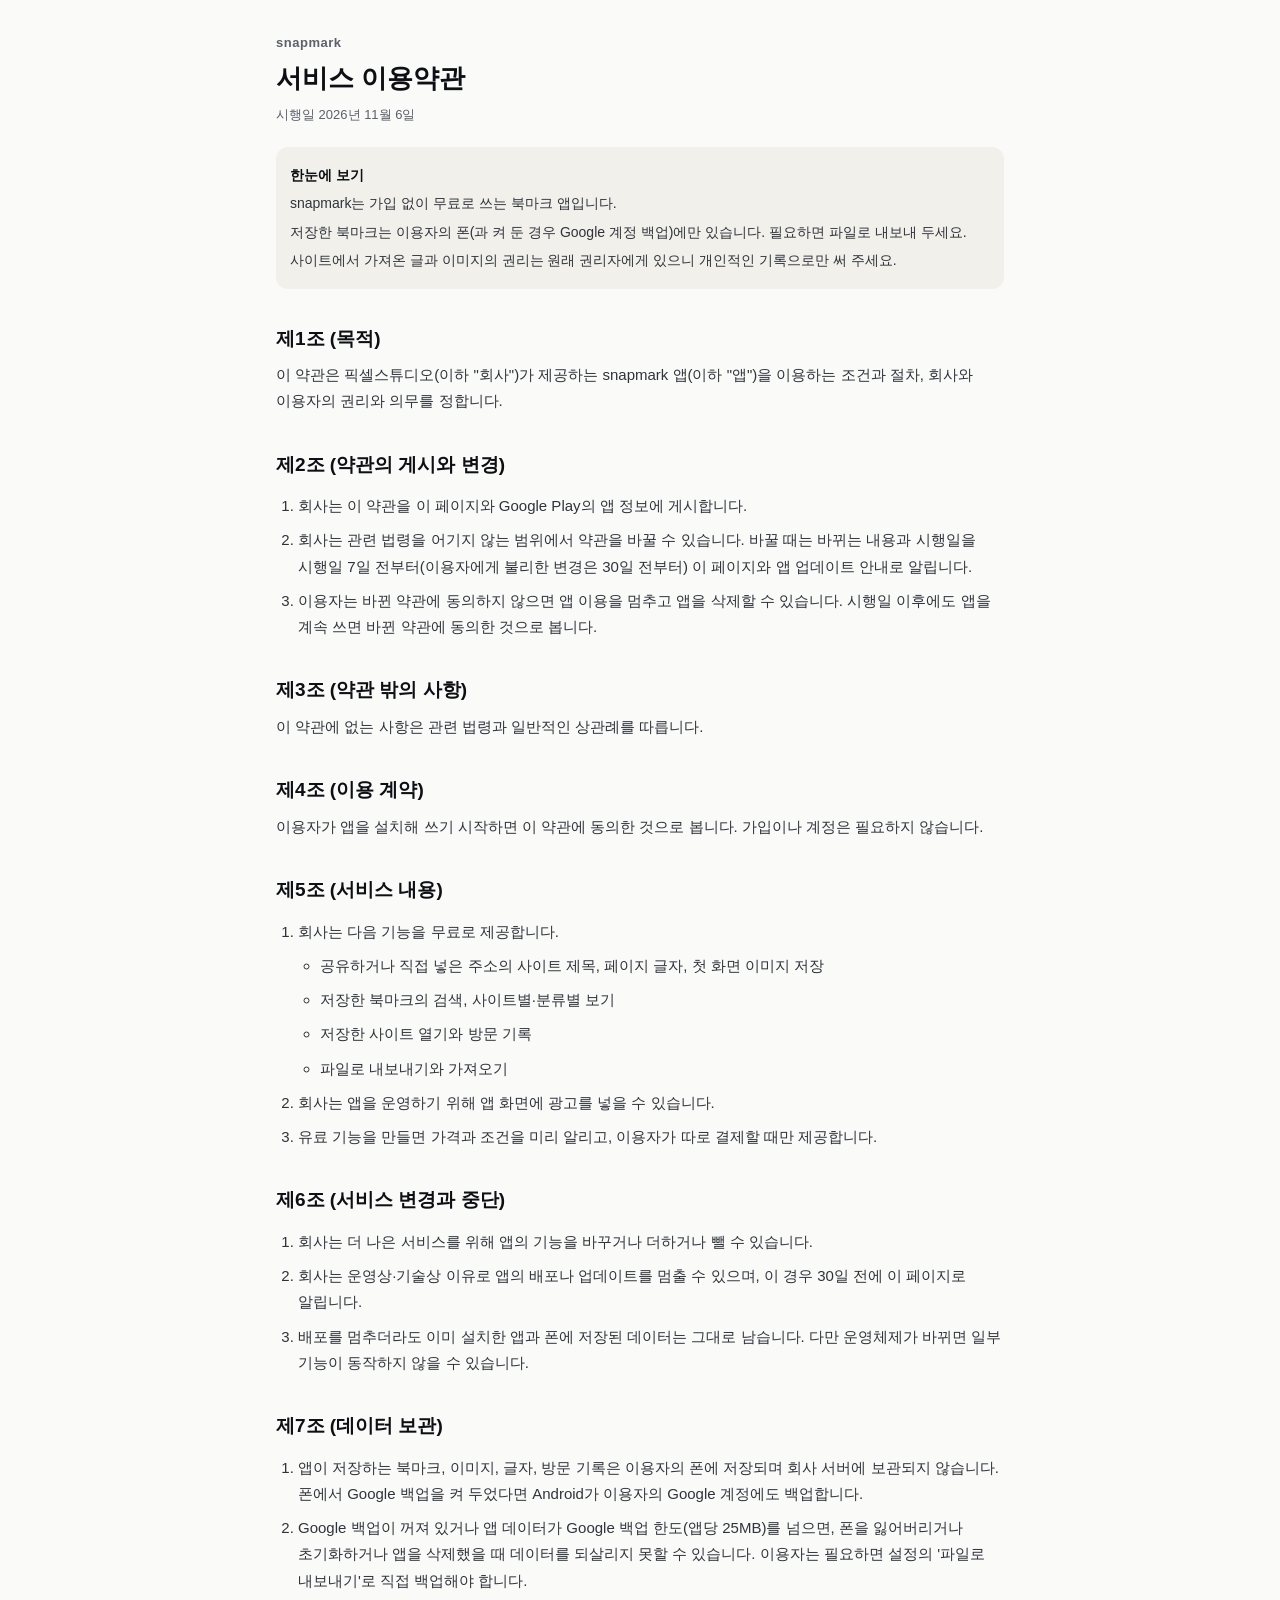
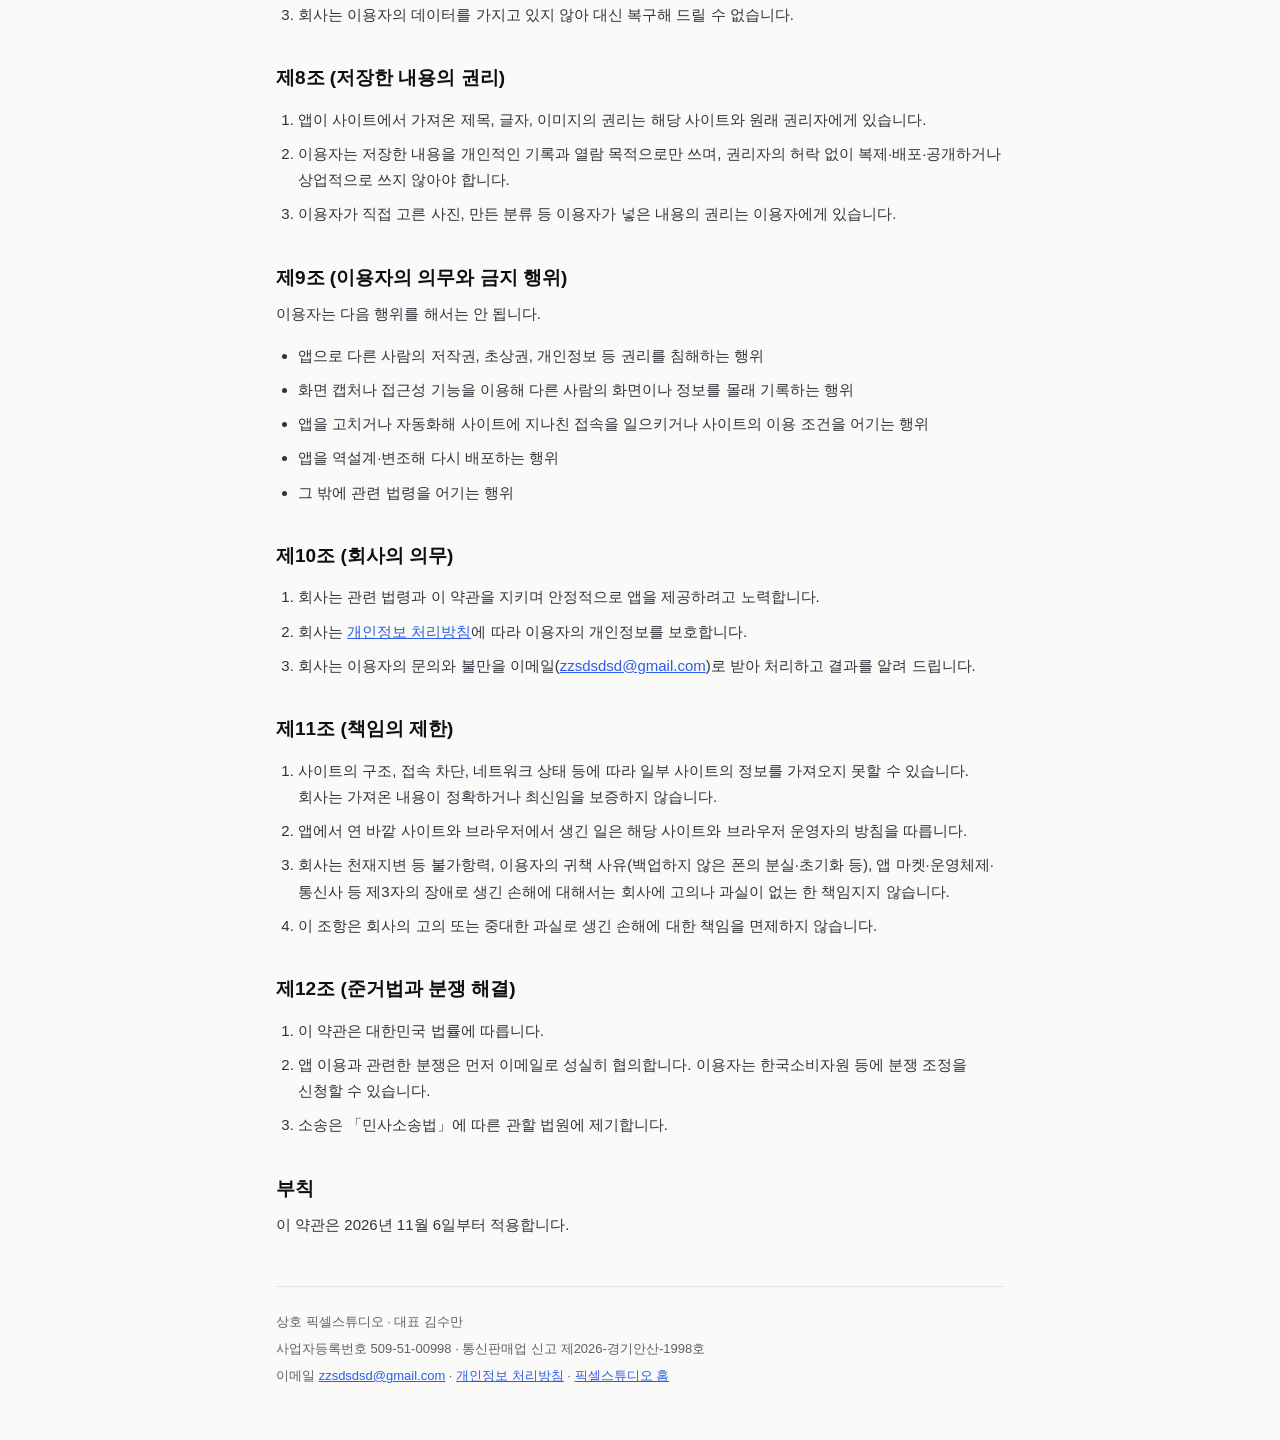
<file: snapmark/terms.html>
<!doctype html>
<html lang="ko">
  <head>
    <meta charset="utf-8" />
    <meta name="viewport" content="width=device-width, initial-scale=1" />
    <meta name="color-scheme" content="light dark" />
    <meta name="format-detection" content="telephone=no" />
    <meta
      http-equiv="Content-Security-Policy"
      content="default-src 'none'; style-src 'self'; img-src 'self'; base-uri 'none'; form-action 'none'"
    />
    <meta name="description" content="snapmark 앱의 서비스 이용약관입니다." />
    <title>서비스 이용약관 · snapmark</title>
    <link rel="icon" href="../assets/favicon.svg" type="image/svg+xml" />
    <link rel="stylesheet" href="../assets/legal.css" />
  </head>
  <body>
    <main>
      <p class="service">snapmark</p>
      <h1>서비스 이용약관</h1>
      <p class="meta">시행일 2026년 11월 6일</p>

      <div class="notice">
        <p><strong>한눈에 보기</strong></p>
        <p>snapmark는 가입 없이 무료로 쓰는 북마크 앱입니다.</p>
        <p>저장한 북마크는 이용자의 폰(과 켜 둔 경우 Google 계정 백업)에만 있습니다. 필요하면 파일로 내보내 두세요.</p>
        <p>사이트에서 가져온 글과 이미지의 권리는 원래 권리자에게 있으니 개인적인 기록으로만 써 주세요.</p>
      </div>

      <article>
        <h2>제1조 (목적)</h2>
        <p>
          이 약관은 픽셀스튜디오(이하 "회사")가 제공하는 snapmark 앱(이하 "앱")을 이용하는 조건과 절차, 회사와
          이용자의 권리와 의무를 정합니다.
        </p>

        <h2>제2조 (약관의 게시와 변경)</h2>
        <ol>
          <li>회사는 이 약관을 이 페이지와 Google Play의 앱 정보에 게시합니다.</li>
          <li>
            회사는 관련 법령을 어기지 않는 범위에서 약관을 바꿀 수 있습니다. 바꿀 때는 바뀌는 내용과 시행일을 시행일
            7일 전부터(이용자에게 불리한 변경은 30일 전부터) 이 페이지와 앱 업데이트 안내로 알립니다.
          </li>
          <li>
            이용자는 바뀐 약관에 동의하지 않으면 앱 이용을 멈추고 앱을 삭제할 수 있습니다. 시행일 이후에도 앱을 계속
            쓰면 바뀐 약관에 동의한 것으로 봅니다.
          </li>
        </ol>

        <h2>제3조 (약관 밖의 사항)</h2>
        <p>이 약관에 없는 사항은 관련 법령과 일반적인 상관례를 따릅니다.</p>

        <h2>제4조 (이용 계약)</h2>
        <p>이용자가 앱을 설치해 쓰기 시작하면 이 약관에 동의한 것으로 봅니다. 가입이나 계정은 필요하지 않습니다.</p>

        <h2>제5조 (서비스 내용)</h2>
        <ol>
          <li>
            회사는 다음 기능을 무료로 제공합니다.
            <ul>
              <li>공유하거나 직접 넣은 주소의 사이트 제목, 페이지 글자, 첫 화면 이미지 저장</li>
              <li>저장한 북마크의 검색, 사이트별·분류별 보기</li>
              <li>저장한 사이트 열기와 방문 기록</li>
              <li>파일로 내보내기와 가져오기</li>
            </ul>
          </li>
          <li>회사는 앱을 운영하기 위해 앱 화면에 광고를 넣을 수 있습니다.</li>
          <li>유료 기능을 만들면 가격과 조건을 미리 알리고, 이용자가 따로 결제할 때만 제공합니다.</li>
        </ol>

        <h2>제6조 (서비스 변경과 중단)</h2>
        <ol>
          <li>회사는 더 나은 서비스를 위해 앱의 기능을 바꾸거나 더하거나 뺄 수 있습니다.</li>
          <li>
            회사는 운영상·기술상 이유로 앱의 배포나 업데이트를 멈출 수 있으며, 이 경우 30일 전에 이 페이지로 알립니다.
          </li>
          <li>
            배포를 멈추더라도 이미 설치한 앱과 폰에 저장된 데이터는 그대로 남습니다. 다만 운영체제가 바뀌면 일부 기능이
            동작하지 않을 수 있습니다.
          </li>
        </ol>

        <h2>제7조 (데이터 보관)</h2>
        <ol>
          <li>
            앱이 저장하는 북마크, 이미지, 글자, 방문 기록은 이용자의 폰에 저장되며 회사 서버에 보관되지 않습니다. 폰에서
            Google 백업을 켜 두었다면 Android가 이용자의 Google 계정에도 백업합니다.
          </li>
          <li>
            Google 백업이 꺼져 있거나 앱 데이터가 Google 백업 한도(앱당 25MB)를 넘으면, 폰을 잃어버리거나 초기화하거나 앱을
            삭제했을 때 데이터를 되살리지 못할 수 있습니다. 이용자는 필요하면 설정의 '파일로 내보내기'로 직접 백업해야
            합니다.
          </li>
          <li>회사는 이용자의 데이터를 가지고 있지 않아 대신 복구해 드릴 수 없습니다.</li>
        </ol>

        <h2>제8조 (저장한 내용의 권리)</h2>
        <ol>
          <li>앱이 사이트에서 가져온 제목, 글자, 이미지의 권리는 해당 사이트와 원래 권리자에게 있습니다.</li>
          <li>
            이용자는 저장한 내용을 개인적인 기록과 열람 목적으로만 쓰며, 권리자의 허락 없이 복제·배포·공개하거나 상업적으로
            쓰지 않아야 합니다.
          </li>
          <li>이용자가 직접 고른 사진, 만든 분류 등 이용자가 넣은 내용의 권리는 이용자에게 있습니다.</li>
        </ol>

        <h2>제9조 (이용자의 의무와 금지 행위)</h2>
        <p>이용자는 다음 행위를 해서는 안 됩니다.</p>
        <ul>
          <li>앱으로 다른 사람의 저작권, 초상권, 개인정보 등 권리를 침해하는 행위</li>
          <li>화면 캡처나 접근성 기능을 이용해 다른 사람의 화면이나 정보를 몰래 기록하는 행위</li>
          <li>앱을 고치거나 자동화해 사이트에 지나친 접속을 일으키거나 사이트의 이용 조건을 어기는 행위</li>
          <li>앱을 역설계·변조해 다시 배포하는 행위</li>
          <li>그 밖에 관련 법령을 어기는 행위</li>
        </ul>

        <h2>제10조 (회사의 의무)</h2>
        <ol>
          <li>회사는 관련 법령과 이 약관을 지키며 안정적으로 앱을 제공하려고 노력합니다.</li>
          <li>회사는 <a href="privacy.html">개인정보 처리방침</a>에 따라 이용자의 개인정보를 보호합니다.</li>
          <li>
            회사는 이용자의 문의와 불만을 이메일(<a href="mailto:zzsdsdsd@gmail.com">zzsdsdsd@gmail.com</a>)로 받아 처리하고
            결과를 알려 드립니다.
          </li>
        </ol>

        <h2>제11조 (책임의 제한)</h2>
        <ol>
          <li>
            사이트의 구조, 접속 차단, 네트워크 상태 등에 따라 일부 사이트의 정보를 가져오지 못할 수 있습니다. 회사는
            가져온 내용이 정확하거나 최신임을 보증하지 않습니다.
          </li>
          <li>앱에서 연 바깥 사이트와 브라우저에서 생긴 일은 해당 사이트와 브라우저 운영자의 방침을 따릅니다.</li>
          <li>
            회사는 천재지변 등 불가항력, 이용자의 귀책 사유(백업하지 않은 폰의 분실·초기화 등), 앱 마켓·운영체제·통신사 등
            제3자의 장애로 생긴 손해에 대해서는 회사에 고의나 과실이 없는 한 책임지지 않습니다.
          </li>
          <li>이 조항은 회사의 고의 또는 중대한 과실로 생긴 손해에 대한 책임을 면제하지 않습니다.</li>
        </ol>

        <h2>제12조 (준거법과 분쟁 해결)</h2>
        <ol>
          <li>이 약관은 대한민국 법률에 따릅니다.</li>
          <li>앱 이용과 관련한 분쟁은 먼저 이메일로 성실히 협의합니다. 이용자는 한국소비자원 등에 분쟁 조정을 신청할 수 있습니다.</li>
          <li>소송은 「민사소송법」에 따른 관할 법원에 제기합니다.</li>
        </ol>

        <h2>부칙</h2>
        <p>이 약관은 2026년 11월 6일부터 적용합니다.</p>
      </article>

      <footer>
        <p>상호 픽셀스튜디오 · 대표 김수만</p>
        <p>사업자등록번호 509-51-00998 · 통신판매업 신고 제2026-경기안산-1998호</p>
        <p>
          이메일 <a href="mailto:zzsdsdsd@gmail.com">zzsdsdsd@gmail.com</a> · <a href="privacy.html">개인정보 처리방침</a> ·
          <a href="../">픽셀스튜디오 홈</a>
        </p>
      </footer>
    </main>
  </body>
</html>
</file>
<file: assets/styles.css>
/* 픽셀스튜디오 회사 사이트 */
:root {
  --bg: #fafaf8;
  --surface: #ffffff;
  --ink: #0d0f14;
  --muted: #5b606b;
  --line: #e7e5df;
  --accent: #2f5bea;
  --soft: #f1f0eb;
  --night: #0b0d12;
  --night-2: #141821;
  --night-line: #232836;
  --night-text: #f3f4f6;
  --night-muted: #a4a9b6;
  --px-dim: #161a24;
  --px-mid: #222838;
}
@media (prefers-color-scheme: dark) {
  :root {
    --bg: #0b0d12;
    --surface: #141821;
    --ink: #f3f4f6;
    --muted: #a4a9b6;
    --line: #232836;
    --accent: #8fa8ff;
    --soft: #1a1f2b;
  }
}
.c-blue {
  --c: #3b6bff;
}
.c-mint {
  --c: #2ed3b7;
}
.c-amber {
  --c: #ffb020;
}
.c-coral {
  --c: #ff6a55;
}
.eyebrow i b {
  background: var(--c);
}

* {
  box-sizing: border-box;
}
html {
  -webkit-text-size-adjust: 100%;
  scroll-behavior: smooth;
}
body {
  margin: 0;
  background: var(--bg);
  color: var(--ink);
  font-family:
    -apple-system, BlinkMacSystemFont, "Apple SD Gothic Neo", "Pretendard",
    "Noto Sans KR", "Malgun Gothic", sans-serif;
  font-size: 16px;
  line-height: 1.75;
  word-break: keep-all;
  overflow-wrap: anywhere;
}
a {
  color: var(--accent);
  text-underline-offset: 3px;
}
a:focus-visible {
  outline: 2px solid var(--accent);
  outline-offset: 3px;
  border-radius: 6px;
}
.wrap {
  max-width: 720px;
  margin: 0 auto;
  padding-left: 20px;
  padding-right: 20px;
}
.top {
  background: var(--surface);
  border-bottom: 1px solid var(--line);
}
.top .wrap {
  display: flex;
  align-items: center;
  gap: 12px;
  height: 56px;
}
footer {
  border-top: 1px solid var(--line);
  background: var(--surface);
}
footer .wrap {
  padding-top: 28px;
  padding-bottom: 36px;
}
footer h2 {
  margin: 0 0 12px;
  font-size: 15px;
}
.biz {
  margin: 0;
  display: grid;
  grid-template-columns: max-content 1fr;
  gap: 6px 16px;
  font-size: 14px;
}
.biz dt {
  color: var(--muted);
}
.biz dd {
  margin: 0;
}
.verify {
  margin: 14px 0 0;
  font-size: 14px;
}
.copy {
  margin: 20px 0 0;
  font-size: 13px;
  color: var(--muted);
}

.wrap {
  max-width: 1120px;
}
.top {
  position: sticky;
  top: 0;
  z-index: 5;
  background: rgba(11, 13, 18, 0.82);
  -webkit-backdrop-filter: blur(14px);
  backdrop-filter: blur(14px);
  border-bottom: 1px solid var(--night-line);
}
.top .wrap {
  justify-content: space-between;
  height: 66px;
}
.company {
  display: flex;
  align-items: center;
  gap: 10px;
  text-decoration: none;
  color: var(--night-text);
  font-weight: 800;
  font-size: 18px;
  letter-spacing: -0.02em;
}
.cmark {
  width: 22px;
  height: 22px;
  flex: none;
}
.top nav {
  display: flex;
  align-items: center;
  gap: 26px;
  font-size: 14.5px;
}
.top nav a {
  text-decoration: none;
  color: var(--night-muted);
}
.top nav a:hover {
  color: var(--night-text);
}
.top nav a.pill {
  padding: 8px 15px;
  border-radius: 999px;
  background: var(--night-text);
  color: var(--night);
  font-weight: 700;
}
.hero {
  position: relative;
  overflow: hidden;
  background: var(--night);
  color: var(--night-text);
}
.hero::before {
  content: "";
  position: absolute;
  inset: -20% -10% auto auto;
  width: 760px;
  height: 760px;
  background: radial-gradient(
    closest-side,
    rgba(59, 107, 255, 0.34),
    transparent 70%
  );
  pointer-events: none;
}
.hero::after {
  content: "";
  position: absolute;
  left: -12%;
  bottom: -46%;
  width: 680px;
  height: 680px;
  background: radial-gradient(
    closest-side,
    rgba(46, 211, 183, 0.2),
    transparent 70%
  );
  pointer-events: none;
}
.hero > .wrap {
  position: relative;
  z-index: 1;
  display: grid;
  grid-template-columns: minmax(0, 1.02fr) minmax(0, 0.98fr);
  gap: 48px;
  align-items: center;
  padding-top: 92px;
  padding-bottom: 84px;
}
.eyebrow {
  display: inline-flex;
  align-items: center;
  gap: 9px;
  margin: 0;
  padding: 7px 13px;
  border: 1px solid var(--night-line);
  border-radius: 999px;
  background: rgba(255, 255, 255, 0.04);
  font-size: 13px;
  font-weight: 600;
  color: var(--night-muted);
}
.eyebrow i {
  display: flex;
  gap: 3px;
}
.eyebrow i b {
  width: 7px;
  height: 7px;
  border-radius: 2px;
}
.hero h1 {
  margin: 24px 0 0;
  font-size: 60px;
  line-height: 1.14;
  letter-spacing: -0.04em;
}
.hero h1 em {
  font-style: normal;
  background: linear-gradient(100deg, #7ea0ff, #5fe3cb 55%, #ffc65c);
  -webkit-background-clip: text;
  background-clip: text;
  -webkit-text-fill-color: transparent;
}
.hero p.lede {
  margin: 22px 0 0;
  font-size: 18.5px;
  line-height: 1.7;
  color: var(--night-muted);
  max-width: 30em;
}
.cta {
  display: flex;
  flex-wrap: wrap;
  gap: 10px;
  margin-top: 34px;
}
.btn {
  display: inline-flex;
  align-items: center;
  gap: 8px;
  padding: 14px 22px;
  border-radius: 13px;
  font-size: 15.5px;
  font-weight: 700;
  text-decoration: none;
  border: 1px solid transparent;
  background: #fff;
  color: #0b0d12;
}
.btn.ghost {
  background: transparent;
  color: var(--night-text);
  border-color: var(--night-line);
}
.btn.ghost:hover {
  border-color: #5a6274;
}
.art {
  position: relative;
}
.field {
  display: block;
  width: 100%;
  height: auto;
}

.float {
  position: absolute;
  display: flex;
  align-items: center;
  gap: 12px;
  padding: 13px 16px;
  border: 1px solid rgba(255, 255, 255, 0.14);
  border-radius: 16px;
  background: rgba(20, 24, 33, 0.78);
  -webkit-backdrop-filter: blur(10px);
  backdrop-filter: blur(10px);
  box-shadow: 0 18px 44px rgba(0, 0, 0, 0.4);
  font-size: 13.5px;
  color: var(--night-text);
}
.float small {
  display: block;
  color: var(--night-muted);
  font-size: 12px;
}
.float.a {
  left: -4%;
  bottom: 14%;
}
.float.b {
  right: -3%;
  top: 10%;
}
.float.c {
  right: 8%;
  bottom: -4%;
}
/* Lune 앱 아이콘(이미지) */
.mini-img {
  display: block;
  width: 38px;
  height: 38px;
  border-radius: 11px;
  flex: none;
}
.mini {
  display: grid;
  place-items: center;
  width: 38px;
  height: 38px;
  border-radius: 11px;
  background: #a78bfa;
  flex: none;
}
.mini .lmark {
  width: 25px;
  height: 23px;
}
/* snapmark 앱 아이콘: 노란 바탕(#FFE24A) 위 책갈피. 그림(.smark)은 아이콘 칸을 꽉 채운다 */
.mini.snap,
.product-icon.snap {
  background: #ffe24a;
}
.smark {
  display: block;
  width: 100%;
  height: 100%;
}
section.block {
  padding: 96px 0;
}
.band {
  background: var(--soft);
}
.kicker {
  margin: 0;
  font-size: 13px;
  font-weight: 800;
  color: var(--accent);
  letter-spacing: 0.1em;
}
h2.title {
  margin: 10px 0 0;
  font-size: 38px;
  line-height: 1.24;
  letter-spacing: -0.03em;
}
.headrow {
  display: flex;
  justify-content: space-between;
  align-items: flex-end;
  gap: 24px;
  flex-wrap: wrap;
}
.about {
  display: grid;
  grid-template-columns: minmax(0, 1.05fr) minmax(0, 0.95fr);
  gap: 56px;
  align-items: start;
  margin-top: 8px;
}
.about h2.title {
  font-size: 42px;
}
.about .body {
  margin: 20px 0 0;
  font-size: 17px;
  color: var(--muted);
  line-height: 1.85;
}
.facts {
  display: grid;
  grid-template-columns: repeat(2, minmax(0, 1fr));
  gap: 0;
  margin: 32px 0 0;
  border-top: 1px solid var(--line);
}
.facts div {
  padding: 18px 0;
  border-bottom: 1px solid var(--line);
}
.facts div:nth-child(odd) {
  padding-right: 20px;
}
.facts dt {
  font-size: 13px;
  color: var(--muted);
}
.facts dd {
  margin: 4px 0 0;
  font-size: 16.5px;
  font-weight: 700;
}
.values {
  display: grid;
  gap: 14px;
}
.value {
  position: relative;
  display: grid;
  grid-template-columns: auto 1fr;
  gap: 18px;
  align-items: start;
  padding: 24px;
  background: var(--surface);
  border: 1px solid var(--line);
  border-radius: 20px;
  overflow: hidden;
}
.value::after {
  content: "";
  position: absolute;
  right: -18px;
  top: -18px;
  width: 74px;
  height: 74px;
  border-radius: 20px;
  background: var(--c);
  opacity: 0.12;
}
.value .ico {
  width: 46px;
  height: 46px;
  padding: 11px;
  border-radius: 14px;
  background: var(--c);
  color: #fff;
}
.value h3 {
  margin: 2px 0 0;
  font-size: 18.5px;
  letter-spacing: -0.01em;
}
.value p {
  margin: 6px 0 0;
  color: var(--muted);
  font-size: 15px;
  line-height: 1.65;
}
.product {
  display: grid;
  grid-template-columns: minmax(0, 0.92fr) minmax(0, 1.08fr);
  margin-top: 44px;
  border: 1px solid var(--line);
  border-radius: 28px;
  overflow: hidden;
  background: var(--surface);
  box-shadow: 0 30px 70px rgba(20, 24, 40, 0.08);
}
.product-info {
  padding: 44px;
}
.product-name {
  display: flex;
  align-items: center;
  gap: 14px;
}
.product-icon {
  display: grid;
  place-items: center;
  width: 60px;
  height: 60px;
  border-radius: 17px;
  background: #a78bfa;
  flex: none;
  box-shadow: 0 10px 24px rgba(167, 139, 250, 0.45);
}
.product-icon .lmark {
  width: 39px;
  height: 36px;
}
.product-icon.icon-img {
  display: block;
  background: #0b0b0e;
  box-shadow: 0 10px 24px rgba(255, 126, 182, 0.35);
}
.product-name h3 {
  margin: 0;
  font-size: 30px;
  letter-spacing: -0.03em;
  line-height: 1.1;
}
.product-name span {
  display: block;
  margin-top: 4px;
  font-size: 14px;
  color: var(--muted);
}
.product-info > p {
  margin: 22px 0 0;
  color: var(--muted);
  font-size: 16px;
}
.links {
  display: flex;
  flex-wrap: wrap;
  gap: 8px;
  margin-top: 22px;
}
.links a {
  padding: 9px 14px;
  border: 1px solid var(--line);
  border-radius: 999px;
  font-size: 13.5px;
  text-decoration: none;
  color: var(--ink);
}
.links a:hover {
  border-color: var(--ink);
}
.product-shots {
  position: relative;
  display: flex;
  justify-content: center;
  align-items: flex-end;
  gap: 18px;
  padding: 48px 28px 0;
  background: linear-gradient(140deg, #7c5cf0 0%, #a78bfa 55%, #f0a6ce 115%);
  overflow: hidden;
}
.shot {
  display: block;
  width: 31%;
  max-width: 210px;
  height: auto;
  border: 5px solid #161226;
  border-bottom: 0;
  border-radius: 26px 26px 0 0;
  background: #161226;
  box-shadow: 0 -10px 40px rgba(30, 16, 90, 0.3);
}
.shot.mid {
  width: 36%;
  max-width: 240px;
  margin-bottom: 0;
}
.shot.side {
  margin-bottom: -34px;
}
/* Lune: 앱의 달빛 그라데이션(보라 → 분홍 → 살구)과 어두운 화면 테두리 */
.product.lune {
  margin-top: 56px;
}
.product.lune .product-shots {
  background: linear-gradient(140deg, #b69cff 0%, #ff7eb6 58%, #ffb38a 112%);
}
.product.lune .shot {
  border-color: #0b0b0e;
  background: #0b0b0e;
  box-shadow: 0 -10px 40px rgba(90, 20, 60, 0.28);
}
/* 사이퍼즈 메타: 앱 아이콘과 같은 파랑 그라데이션, 밝은 화면에 맞춘 진한 테두리 */
.product.cyphers {
  margin-top: 56px;
}
.product.cyphers .product-shots {
  background: linear-gradient(140deg, #4f8dff 0%, #2f6fec 55%, #3d4fe0 110%);
}
.product.cyphers .shot {
  border-color: #111827;
  background: #111827;
  box-shadow: 0 -10px 40px rgba(20, 40, 120, 0.3);
}
.feats {
  display: grid;
  grid-template-columns: repeat(4, minmax(0, 1fr));
  gap: 16px;
  margin-top: 18px;
}
.feat {
  padding: 22px;
  border: 1px solid var(--line);
  border-radius: 18px;
  background: var(--surface);
}
.feat b {
  display: block;
  font-size: 16px;
}
.feat span {
  display: block;
  margin-top: 6px;
  color: var(--muted);
  font-size: 14.5px;
  line-height: 1.6;
}
/* 서비스 카드 아래 안전 안내: 아이콘 + 한 문단 + 정책 링크. 색은 .c-* 클래스로 */
.safe-note {
  display: flex;
  gap: 18px;
  align-items: flex-start;
  margin-top: 16px;
  padding: 22px 24px;
  border: 1px solid var(--line);
  border-radius: 18px;
  background: var(--surface);
}
.safe-note .ico {
  flex: none;
  width: 44px;
  height: 44px;
  padding: 10px;
  border-radius: 13px;
  background: color-mix(in srgb, var(--c) 12%, transparent);
  color: var(--c);
}
.safe-note b {
  display: block;
  font-size: 16px;
}
.safe-note p {
  margin: 6px 0 0;
  color: var(--muted);
  font-size: 14.5px;
  line-height: 1.7;
}
.safe-note .links {
  margin-top: 14px;
}
/* snapmark 서비스 칸: 앱의 강조색 노랑과 어두운 화면(#0C0C0D) 테두리 */
.product.snapmark {
  margin-top: 56px;
}
.product-icon.snap {
  box-shadow: 0 10px 24px rgba(240, 190, 0, 0.4);
}
.product.snapmark .product-shots {
  background: linear-gradient(140deg, #fff3a8 0%, #ffe24a 52%, #ffbd4a 115%);
}
.product.snapmark .shot {
  border-color: #0c0c0d;
  background: #0c0c0d;
  box-shadow: 0 -10px 40px rgba(90, 60, 0, 0.26);
}
.support {
  display: grid;
  grid-template-columns: repeat(3, minmax(0, 1fr));
  gap: 16px;
  margin-top: 44px;
}
.panel {
  display: flex;
  flex-direction: column;
  padding: 28px;
  border: 1px solid var(--line);
  border-radius: 22px;
  background: var(--surface);
}
.panel h3 {
  margin: 0 0 8px;
  font-size: 19px;
}
.panel p {
  margin: 0;
  color: var(--muted);
  font-size: 15.5px;
  line-height: 1.7;
}
.panel p + p {
  margin-top: 10px;
}
.panel .act {
  margin-top: auto;
  padding-top: 18px;
  font-weight: 700;
  font-size: 15.5px;
}
.panel .act a {
  text-decoration: none;
}
.panel .act a:hover {
  text-decoration: underline;
}
.panel .doclist {
  display: flex;
  flex-wrap: wrap;
  gap: 8px;
  margin-top: auto;
  padding-top: 18px;
}
.panel .doclist a {
  padding: 8px 13px;
  border: 1px solid var(--line);
  border-radius: 999px;
  font-size: 13.5px;
  text-decoration: none;
  color: var(--ink);
}
.panel .doclist a:hover {
  border-color: var(--ink);
}
/* 서비스별 문서 묶음 이름 */
.panel .doc-label {
  margin-top: 16px;
  font-size: 13px;
  font-weight: 700;
  color: var(--ink);
}
.panel .doc-label + .doclist {
  margin-top: 0;
  padding-top: 8px;
}
footer {
  background: var(--night);
  color: var(--night-text);
  border-top: 0;
}
footer .wrap {
  display: grid;
  grid-template-columns: minmax(0, 0.8fr) minmax(0, 1.2fr);
  gap: 10px 48px;
  padding-top: 72px;
  padding-bottom: 56px;
}
footer h2 {
  margin: 0;
  font-size: 30px;
  letter-spacing: -0.03em;
  grid-row: span 3;
}
footer .biz {
  font-size: 15.5px;
  gap: 12px 28px;
  padding-bottom: 6px;
}
footer .biz dt {
  color: var(--night-muted);
}
footer a {
  color: #9db4ff;
}
footer .verify {
  margin-top: 18px;
}
footer .copy {
  margin-top: 26px;
  padding-top: 22px;
  border-top: 1px solid var(--night-line);
  color: var(--night-muted);
}
@media (prefers-reduced-motion: reduce) {
}
@media (max-width: 980px) {
  .hero > .wrap {
    grid-template-columns: 1fr;
    padding-top: 60px;
    padding-bottom: 56px;
    gap: 36px;
  }
  .hero h1 {
    font-size: 40px;
  }
  .hero p.lede {
    font-size: 16.5px;
  }
  .float.a {
    left: 2%;
  }
  .float.b {
    right: 2%;
  }
  .float.c {
    right: 6%;
  }
  .about,
  .product {
    grid-template-columns: 1fr;
  }
  .about {
    gap: 36px;
  }
  .about h2.title {
    font-size: 31px;
  }
  .feats {
    grid-template-columns: repeat(2, minmax(0, 1fr));
  }
  .support {
    grid-template-columns: 1fr;
  }
  .product-info {
    padding: 28px;
  }
  footer .wrap {
    grid-template-columns: 1fr;
    padding-top: 52px;
  }
  footer h2 {
    grid-row: auto;
    margin-bottom: 18px;
    font-size: 25px;
  }
  section.block {
    padding: 64px 0;
  }
  h2.title {
    font-size: 29px;
  }
  .top nav a.hide-s {
    display: none;
  }
}
@media (max-width: 560px) {
  .feats,
  .facts {
    grid-template-columns: 1fr;
  }
  .safe-note {
    flex-direction: column;
    gap: 12px;
  }
  .facts div:nth-child(odd) {
    padding-right: 0;
  }
  .hero h1 {
    font-size: 33px;
  }
  .float {
    font-size: 12.5px;
    padding: 10px 12px;
  }
  .shot.side {
    display: none;
  }
  .shot.mid {
    width: 62%;
  }
  footer .biz {
    grid-template-columns: 1fr;
    gap: 0;
  }
  footer .biz dd {
    margin-bottom: 12px;
  }
}
</file>
<file: assets/legal.css>
/* 약관·정책 문서 페이지 (snapmark/privacy.html 등). 색은 회사 사이트(styles.css)와 같다 */
:root {
  --bg: #fafaf8;
  --surface: #f1f0eb;
  --text: #0d0f14;
  --body: #2f333b;
  --muted: #5b606b;
  --line: #e7e5df;
  --link: #2f5bea;
  color-scheme: light;
}
@media (prefers-color-scheme: dark) {
  :root {
    --bg: #0b0d12;
    --surface: #1a1f2b;
    --text: #f3f4f6;
    --body: #d6d9e0;
    --muted: #a4a9b6;
    --line: #232836;
    --link: #8fa8ff;
    color-scheme: dark;
  }
}
* {
  box-sizing: border-box;
}
html {
  -webkit-text-size-adjust: 100%;
}
body {
  margin: 0;
  background: var(--bg);
  color: var(--body);
  font: 15px/1.75 -apple-system, BlinkMacSystemFont, "Apple SD Gothic Neo", "Noto Sans KR", "Malgun Gothic", sans-serif;
  word-break: keep-all;
  overflow-wrap: anywhere;
}
main {
  max-width: 760px;
  margin: 0 auto;
  padding: 32px 16px 48px;
}
a {
  color: var(--link);
}
/* 문서 위의 서비스 이름 */
.service {
  margin: 0 0 6px;
  font-size: 13px;
  font-weight: 700;
  letter-spacing: 0.04em;
  color: var(--muted);
}
h1 {
  margin: 0;
  font-size: 26px;
  line-height: 1.35;
  color: var(--text);
}
h2 {
  margin: 36px 0 10px;
  font-size: 19px;
  line-height: 1.45;
  color: var(--text);
}
.meta {
  margin: 8px 0 0;
  font-size: 13px;
  color: var(--muted);
}
/* 한눈에 보기 상자 */
.notice {
  margin: 20px 0 0;
  padding: 12px 14px;
  border-radius: 12px;
  background: var(--surface);
  font-size: 14px;
}
.notice p {
  margin: 4px 0;
}
article {
  margin-top: 24px;
}
article p,
article li {
  margin: 8px 0;
}
article ul {
  padding-left: 22px;
}
strong {
  color: var(--text);
}
/* 좁은 폰에서는 표만 옆으로 밀어 본다 */
.table {
  overflow-x: auto;
  margin: 12px 0;
}
table {
  border-collapse: collapse;
  min-width: 100%;
  font-size: 14px;
  line-height: 1.6;
}
th,
td {
  padding: 9px 10px;
  border: 1px solid var(--line);
  text-align: left;
  vertical-align: top;
}
th {
  background: var(--surface);
  color: var(--text);
  white-space: nowrap;
}
footer {
  margin-top: 48px;
  padding-top: 20px;
  border-top: 1px solid var(--line);
  font-size: 13px;
  color: var(--muted);
}
footer p {
  margin: 4px 0;
}
/* 약관의 조항 안 번호 목록 */
article ol {
  padding-left: 22px;
}
article ol ul {
  margin: 4px 0;
}
</file>
